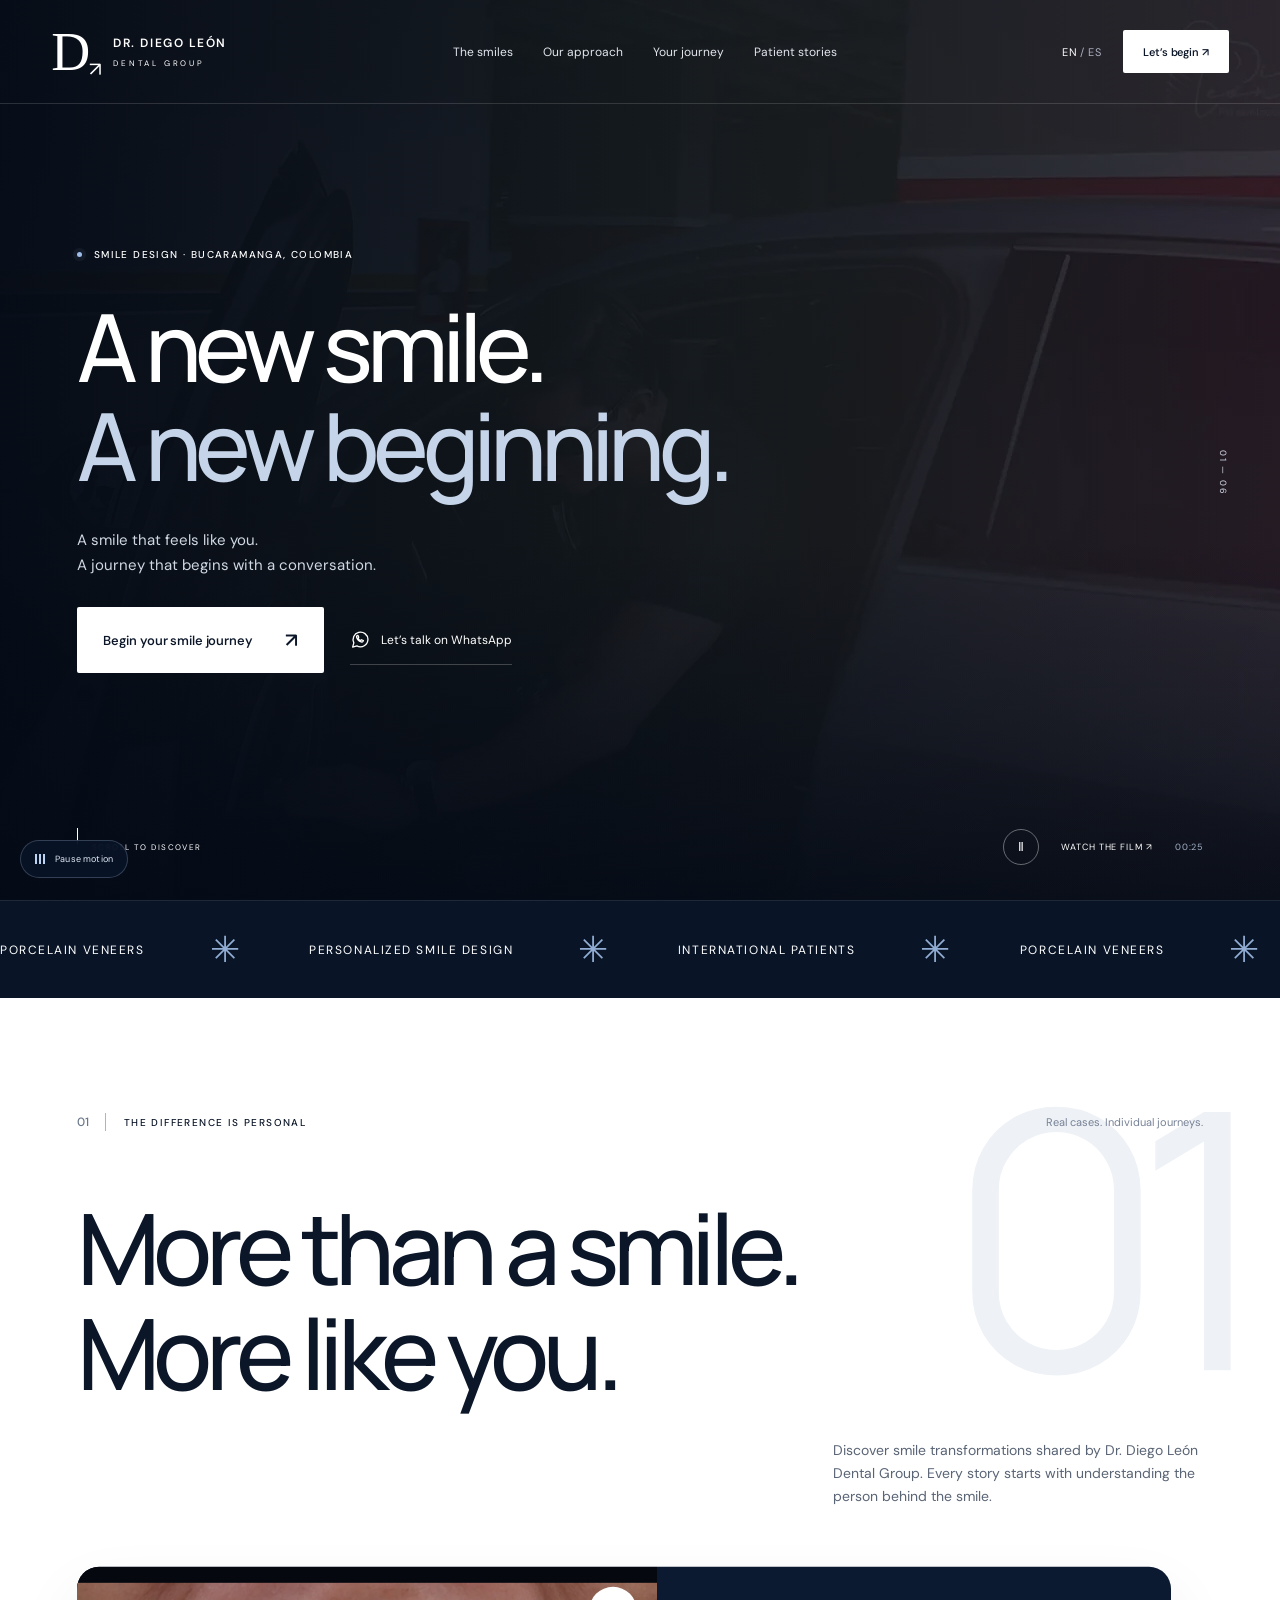
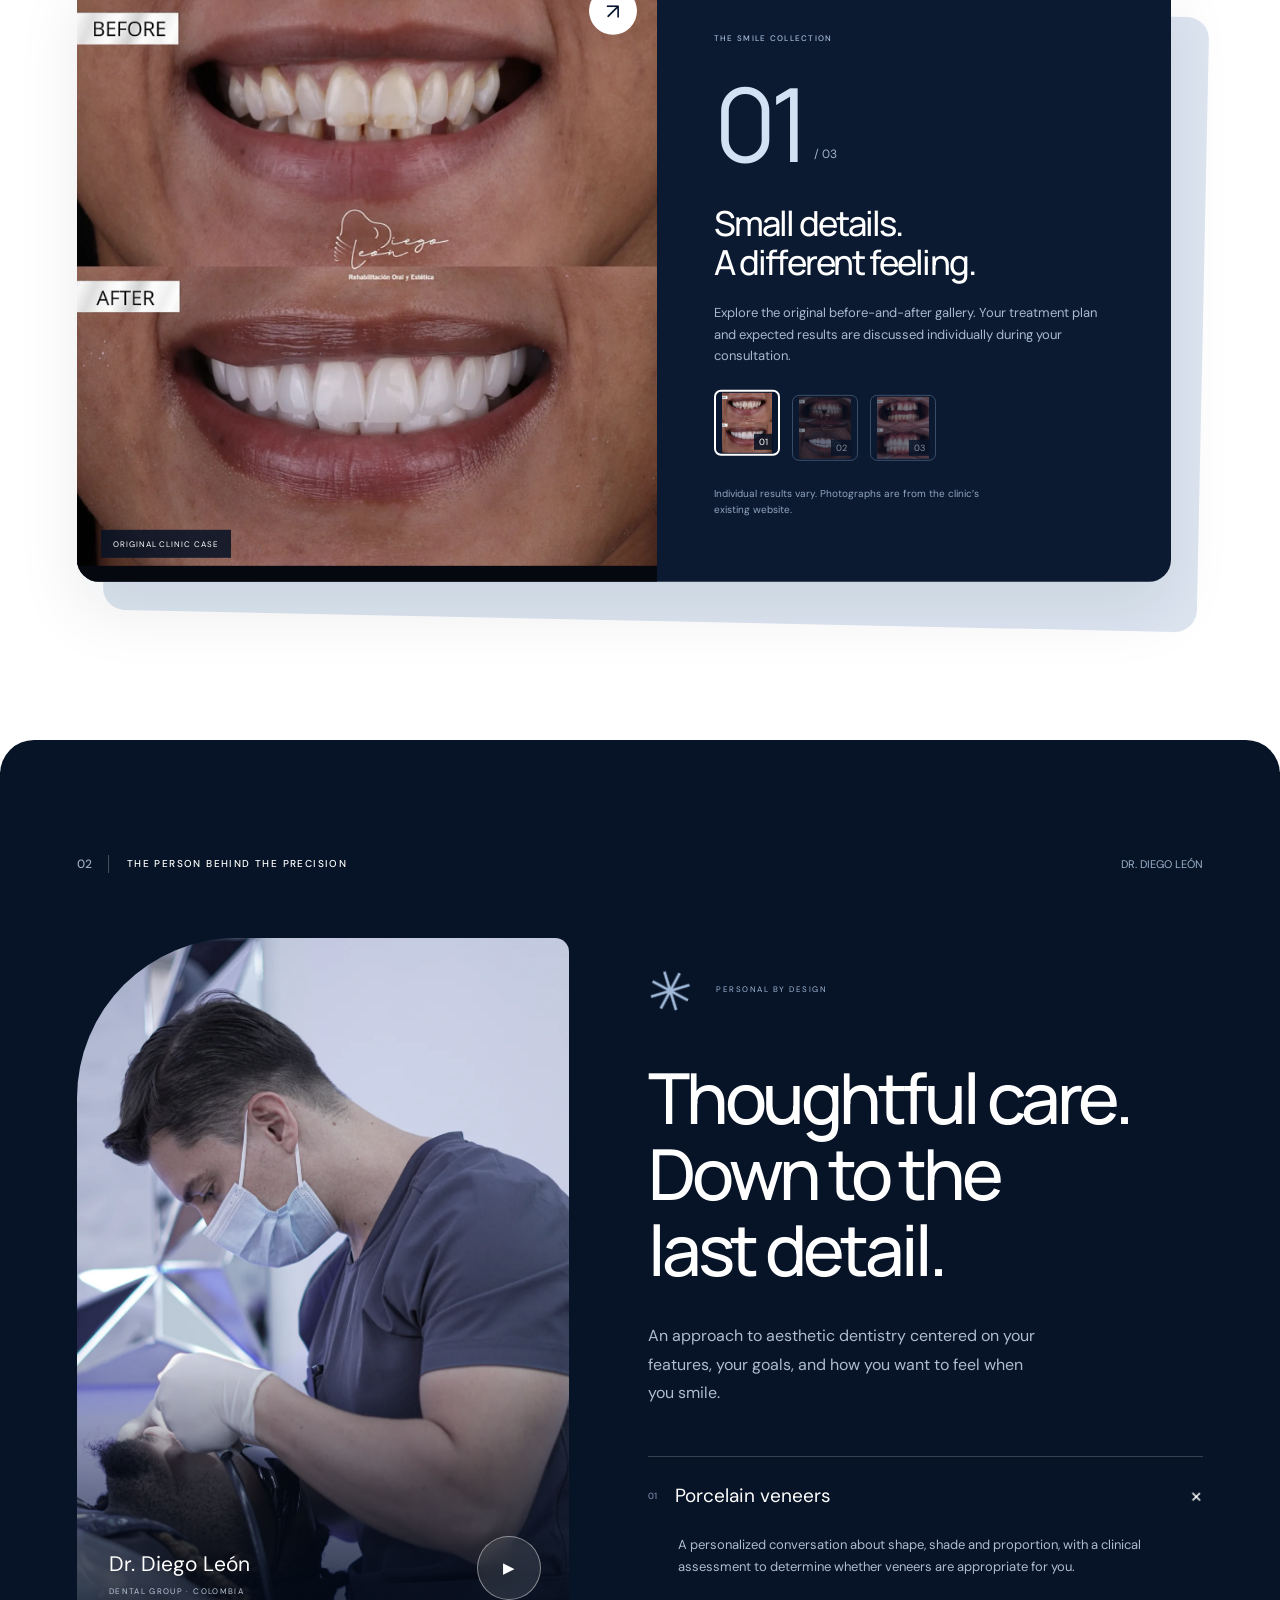
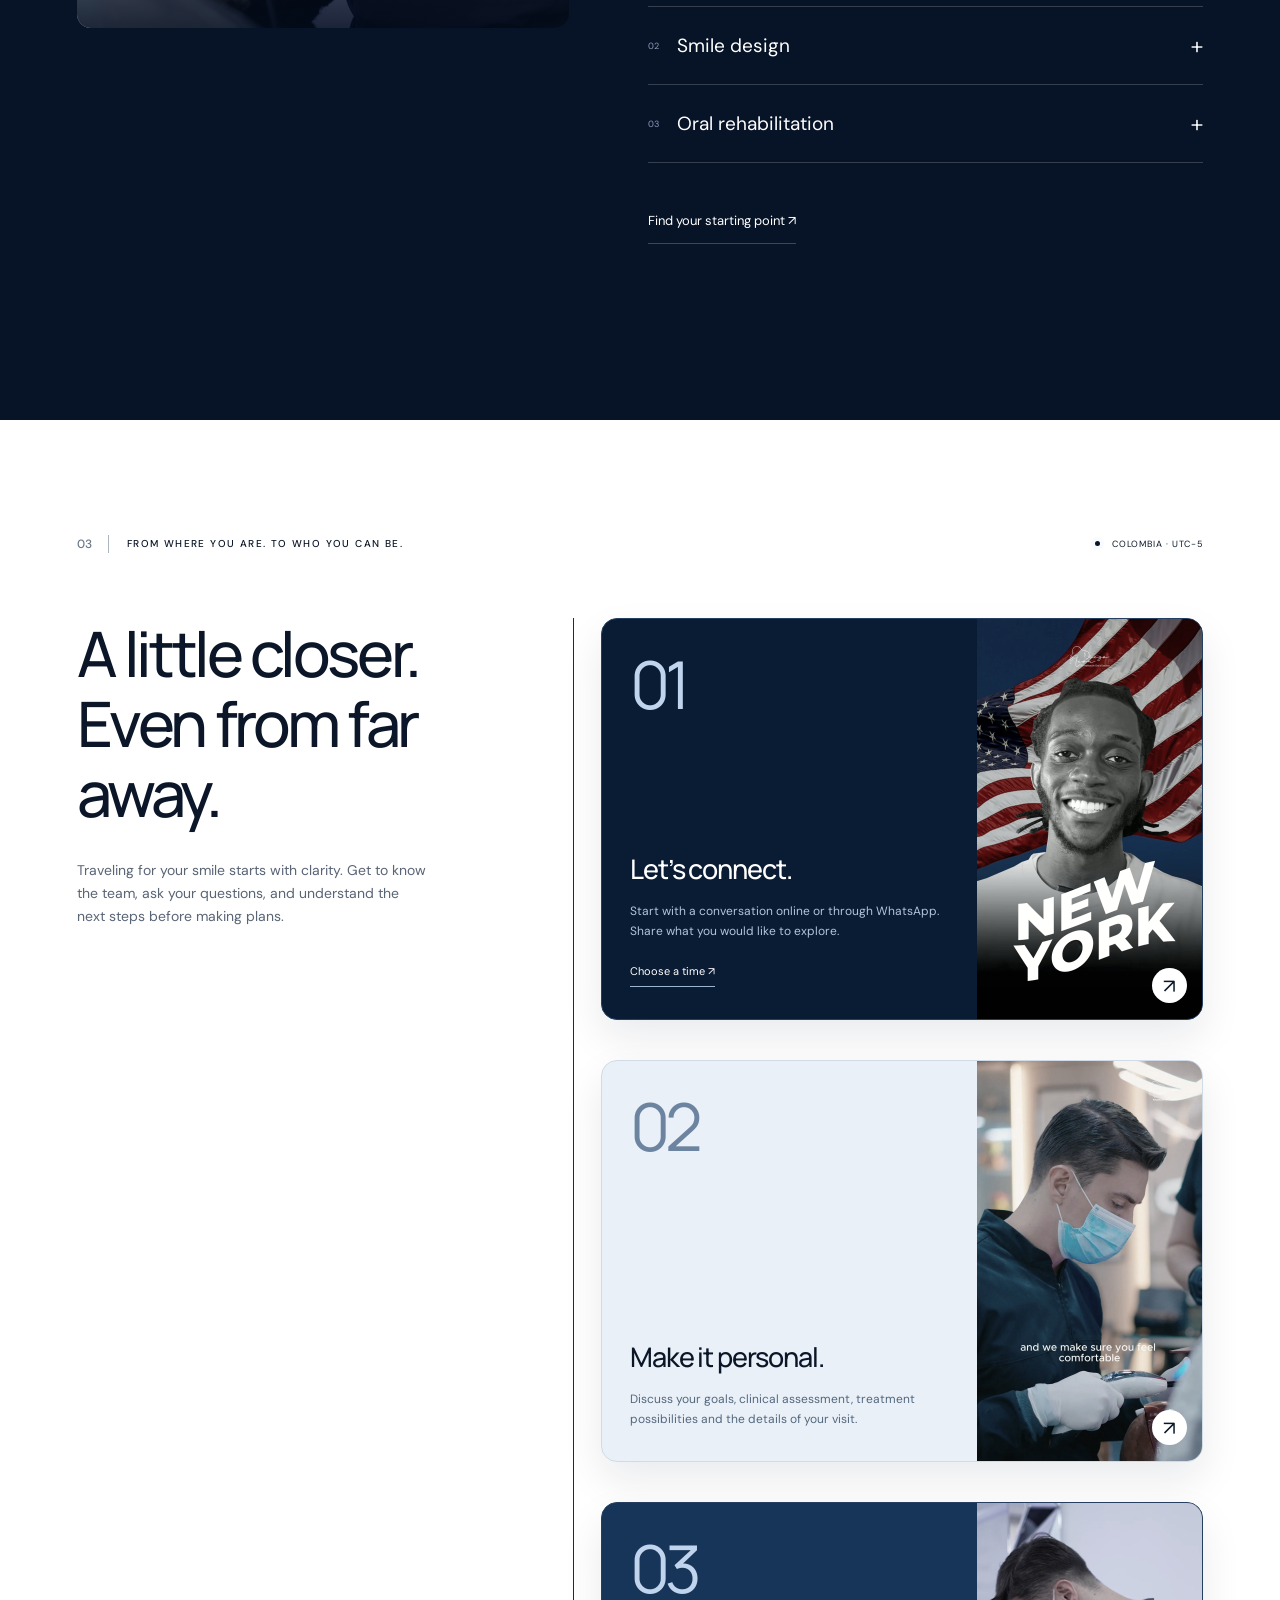
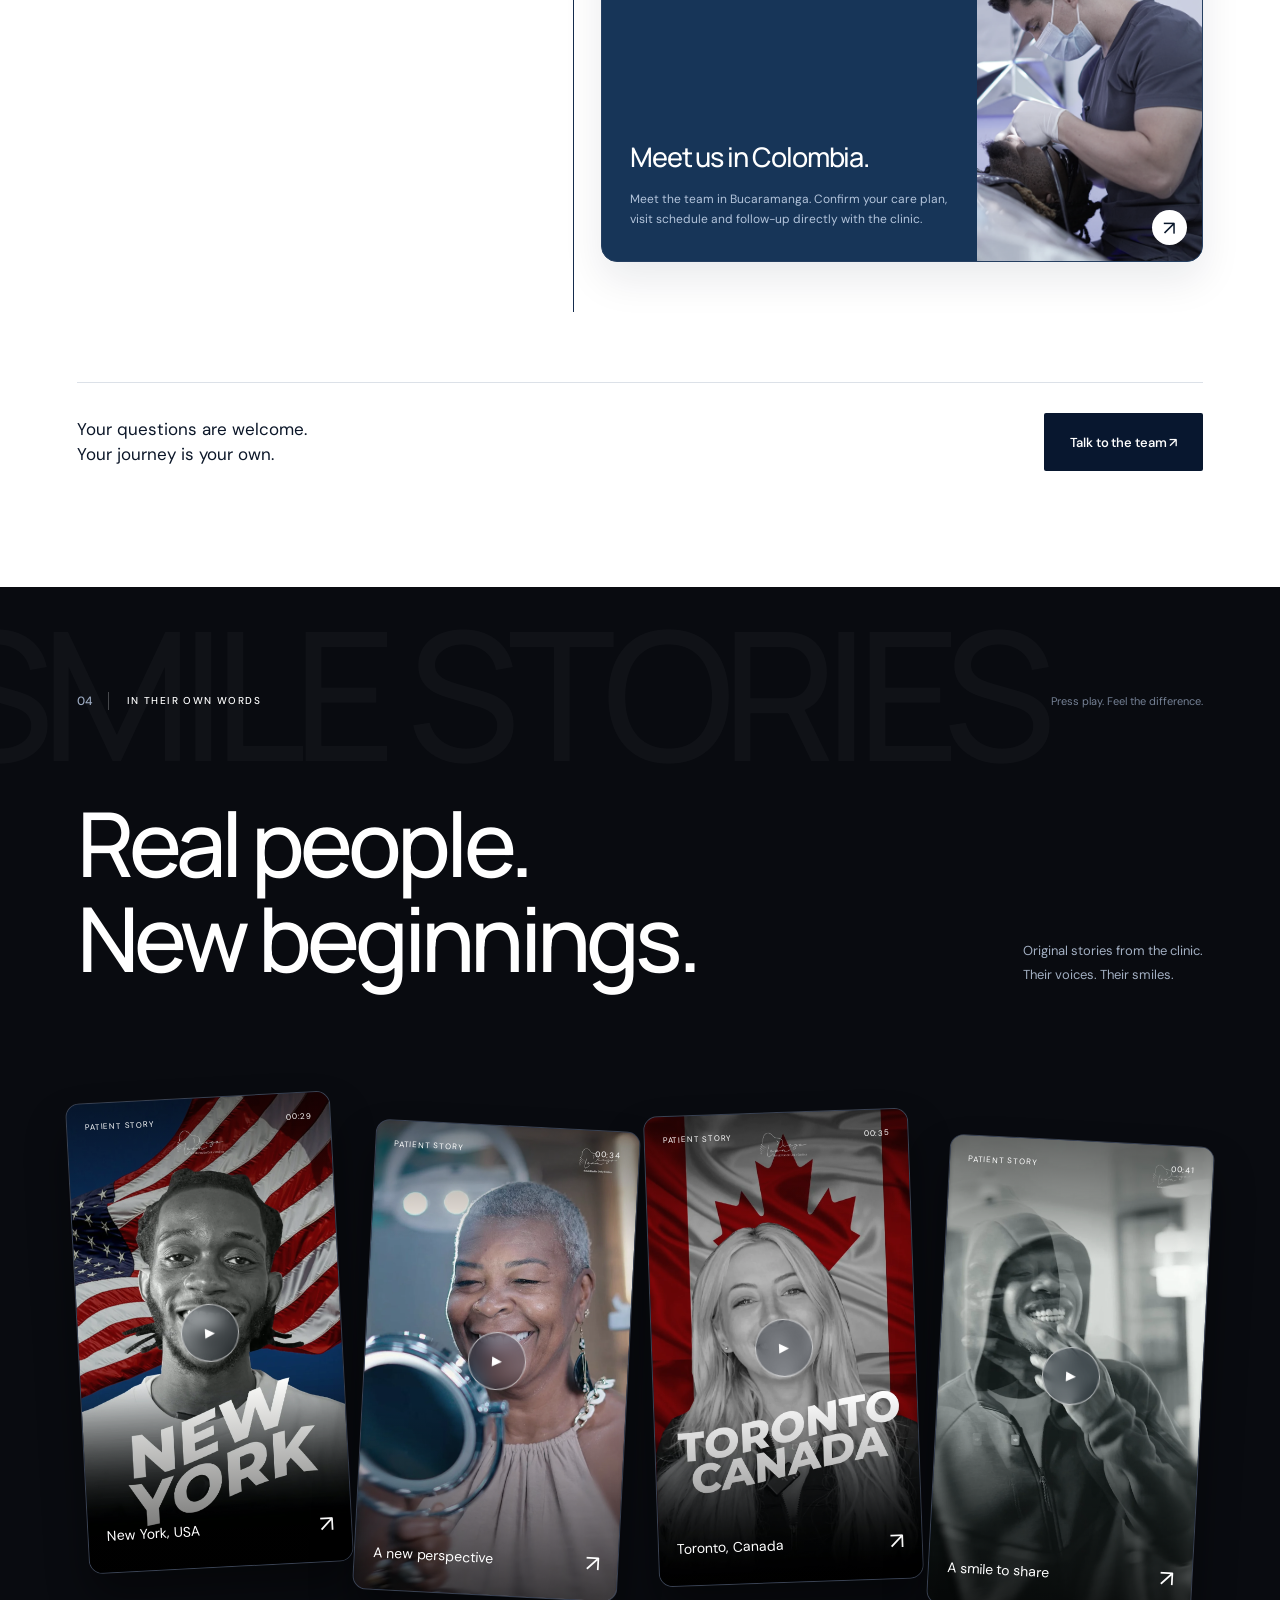
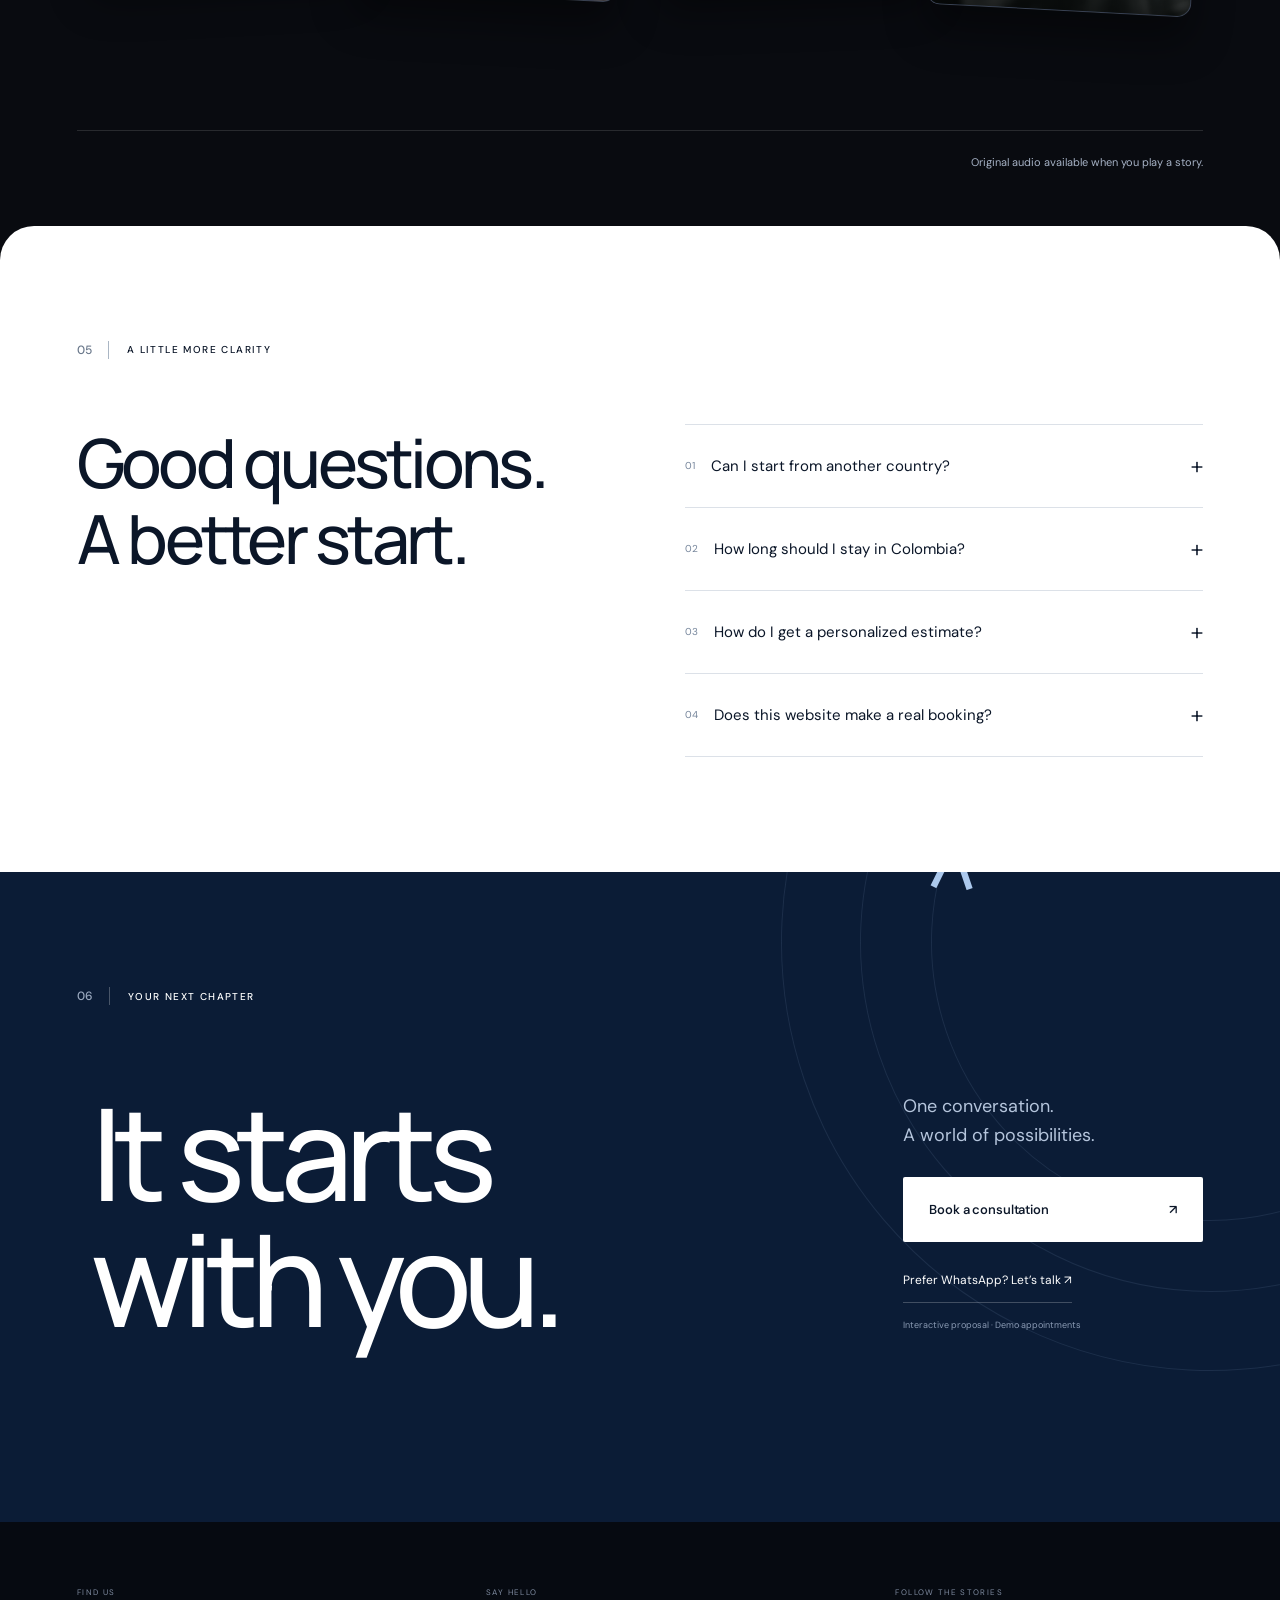
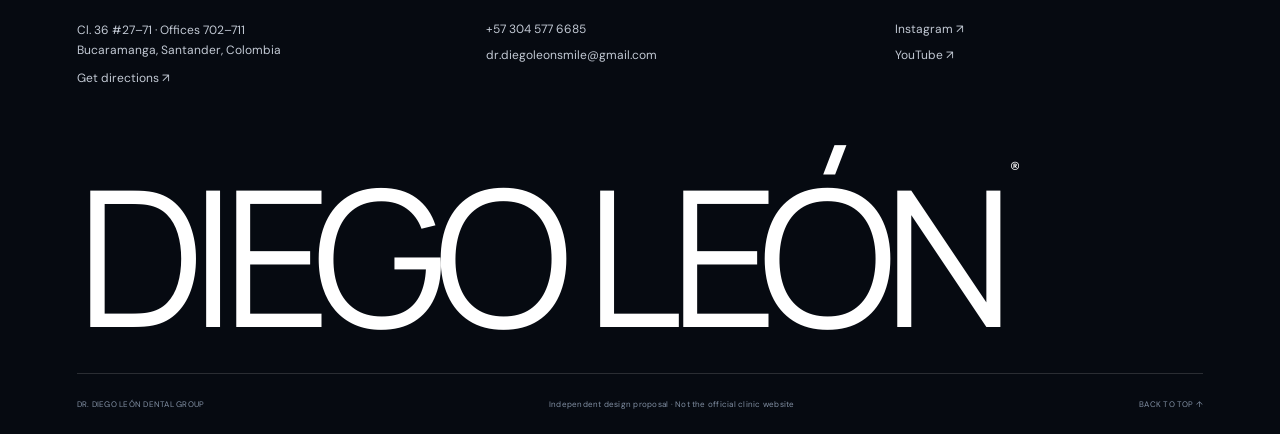
<file: index.html>
<!doctype html>
<html lang="en">
<head>
<meta charset="utf-8"><meta name="viewport" content="width=device-width,initial-scale=1">
<meta name="theme-color" content="#071225"><meta name="robots" content="noindex,nofollow">
<title>Dr. Diego León — A New Beginning</title>
<meta name="description" content="A new smile. A new beginning. An independent website concept for Dr. Diego León Dental Group, Bucaramanga, Colombia.">
<link rel="icon" href="favicon.svg" type="image/svg+xml">
<link rel="preconnect" href="https://fonts.googleapis.com"><link rel="preconnect" href="https://fonts.gstatic.com" crossorigin>
<link href="https://fonts.googleapis.com/css2?family=DM+Sans:wght@400;450;500;550;600;650;700&family=Manrope:wght@400;500;600;650;700;800&display=swap" rel="stylesheet">
<link rel="stylesheet" href="style.css?v=2"><link rel="stylesheet" href="experience.css?v=2"><script src="app.js?v=2" defer></script><script src="experience.js?v=2" defer></script>
</head>
<body>
<a class="skip-link" href="#main" data-en="Skip to content" data-es="Ir al contenido">Skip to content</a>
<header class="header" id="header">
<a href="#" class="brand" aria-label="Dr. Diego León home"><span class="brand-symbol">D<span>↗</span></span><span class="brand-name">DR. DIEGO LEÓN<small>DENTAL GROUP</small></span></a>
<nav class="desktop-nav" aria-label="Main navigation"><a href="#results" data-en="The smiles" data-es="Sonrisas">The smiles</a><a href="#approach" data-en="Our approach" data-es="Nuestro enfoque">Our approach</a><a href="#journey" data-en="Your journey" data-es="Tu experiencia">Your journey</a><a href="#stories" data-en="Patient stories" data-es="Historias">Patient stories</a></nav>
<div class="header-actions"><button class="language-switch" id="language" aria-label="Cambiar a español">EN <span>/ ES</span></button><button class="button button-white header-book" data-book data-en="Let’s begin ↗" data-es="Empecemos ↗">Let’s begin ↗</button><button class="menu-toggle" id="menuToggle" aria-label="Open menu" aria-expanded="false"><span></span><span></span></button></div>
<div class="reading-progress" aria-hidden="true"><span></span></div></header>
<nav id="mobileNav" class="mobile-nav" aria-label="Mobile navigation" hidden><a href="#results" data-en="The smiles" data-es="Sonrisas">The smiles</a><a href="#approach" data-en="Our approach" data-es="Nuestro enfoque">Our approach</a><a href="#journey" data-en="Your journey" data-es="Tu experiencia">Your journey</a><a href="#stories" data-en="Patient stories" data-es="Historias">Patient stories</a><button class="button button-white" data-book data-en="Book a consultation ↗" data-es="Agendar valoración ↗">Book a consultation ↗</button></nav>
<main id="main">
<section class="hero" aria-labelledby="hero-title">
<div class="hero-media"><video id="heroVideo" muted loop playsinline preload="metadata" poster="assets/hero-poster.webp" aria-label="Original film of Dr. Diego León"><source src="assets/hero.mp4" type="video/mp4"></video></div><div class="hero-shade"></div>
<div class="hero-content"><p class="eyebrow"><span class="status-dot"></span><span data-en="SMILE DESIGN · BUCARAMANGA, COLOMBIA" data-es="DISEÑO DE SONRISA · BUCARAMANGA, COLOMBIA">SMILE DESIGN · BUCARAMANGA, COLOMBIA</span></p><h1 id="hero-title"><span data-en="A new smile." data-es="Una nueva sonrisa.">A new smile.</span><span data-en="A new beginning." data-es="Un nuevo comienzo.">A new beginning.</span></h1><div class="hero-bottom"><p data-en="A smile that feels like you.\nA journey that begins with a conversation." data-es="Una sonrisa que se siente tuya.\nUna experiencia que empieza con una conversación.">A smile that feels like you.<br>A journey that begins with a conversation.</p><div class="hero-ctas"><button class="button button-white" data-book><span data-en="Begin your smile journey" data-es="Comienza tu nueva sonrisa">Begin your smile journey</span><span class="arrow">↗</span></button><button class="text-button" data-whatsapp><span class="wa-icon" aria-hidden="true"><svg viewBox="0 0 24 24"><path d="M20.5 11.8a8.5 8.5 0 0 1-12.6 7.5L3 20.7l1.4-4.8A8.5 8.5 0 1 1 20.5 11.8Z"/><path d="M8.2 7.5c-.6.4-.9 1-.7 1.8.6 2.6 2.6 4.7 5.3 5.5.8.2 1.6-.1 2-.7l.5-.8-2.2-1-1 1c-1.4-.6-2.3-1.5-2.9-2.8l.8-1-1-2.2Z"/></svg></span><span data-en="Let’s talk on WhatsApp" data-es="Hablemos por WhatsApp">Let’s talk on WhatsApp</span></button></div></div></div>
<div class="hero-foot"><a href="#results" class="scroll-cue"><span class="scroll-line"></span><span data-en="SCROLL TO DISCOVER" data-es="DESLIZA PARA DESCUBRIR">SCROLL TO DISCOVER</span></a><div class="hero-film-controls"><button id="heroPause" aria-label="Pause background video">Ⅱ</button><button class="film-trigger" data-video="hero" data-en="WATCH THE FILM ↗" data-es="VER EL VIDEO ↗">WATCH THE FILM ↗</button><span class="film-time">00:25</span></div></div>
<div class="hero-index">01 — 06</div>
</section>
<div class="intro-strip"><div class="intro-track"><div class="intro-group"><span data-en="PORCELAIN VENEERS" data-es="CARILLAS DE PORCELANA">PORCELAIN VENEERS</span><span class="strip-star">✳</span><span data-en="PERSONALIZED SMILE DESIGN" data-es="DISEÑO DE SONRISA PERSONALIZADO">PERSONALIZED SMILE DESIGN</span><span class="strip-star">✳</span><span data-en="INTERNATIONAL PATIENTS" data-es="PACIENTES INTERNACIONALES">INTERNATIONAL PATIENTS</span><span class="strip-star">✳</span></div><div class="intro-group" aria-hidden="true"><span data-en="PORCELAIN VENEERS" data-es="CARILLAS DE PORCELANA">PORCELAIN VENEERS</span><span class="strip-star">✳</span><span data-en="PERSONALIZED SMILE DESIGN" data-es="DISEÑO DE SONRISA PERSONALIZADO">PERSONALIZED SMILE DESIGN</span><span class="strip-star">✳</span><span data-en="INTERNATIONAL PATIENTS" data-es="PACIENTES INTERNACIONALES">INTERNATIONAL PATIENTS</span><span class="strip-star">✳</span></div></div></div>
<section class="results section-light section-pad" id="results"><div class="chapter-watermark" aria-hidden="true">01</div>
<div class="section-top"><p class="eyebrow dark"><span class="section-number">01</span><span data-en="THE DIFFERENCE IS PERSONAL" data-es="LA DIFERENCIA ES PERSONAL">THE DIFFERENCE IS PERSONAL</span></p><span class="section-kicker" data-en="Real cases. Individual journeys." data-es="Casos reales. Experiencias únicas.">Real cases. Individual journeys.</span></div>
<div class="section-heading reveal"><h2 data-en="More than a smile.\nMore like you." data-es="Más que una sonrisa.\nMás tú.">More than a smile.<br>More like you.</h2><p data-en="Discover smile transformations shared by Dr. Diego León Dental Group. Every story starts with understanding the person behind the smile." data-es="Descubre las transformaciones compartidas por Dr. Diego León Dental Group. Cada historia empieza por conocer a la persona detrás de la sonrisa.">Discover smile transformations shared by Dr. Diego León Dental Group. Every story starts with understanding the person behind the smile.</p></div>
<div class="case-stage reveal"><div class="case-layout"><div class="case-image-wrap"><img id="caseImage" src="assets/case-2.webp" alt="Before and after smile photographs published by Dr. Diego León" width="1077" height="1080" loading="lazy"><button class="case-expand" id="expandCase" aria-label="Enlarge case image">↗</button><span class="case-image-label" data-en="ORIGINAL CLINIC CASE" data-es="CASO ORIGINAL DE LA CLÍNICA">ORIGINAL CLINIC CASE</span></div><div class="case-copy"><span class="eyebrow dark" data-en="THE SMILE COLLECTION" data-es="COLECCIÓN DE SONRISAS">THE SMILE COLLECTION</span><div class="case-count"><span id="caseNumber">01</span><span>/ 03</span></div><h3 data-en="Small details.\nA different feeling." data-es="Pequeños detalles.\nUna nueva sensación.">Small details.<br>A different feeling.</h3><p data-en="Explore the original before-and-after gallery. Your treatment plan and expected results are discussed individually during your consultation." data-es="Explora la galería original de antes y después. Tu plan de tratamiento y los resultados esperados se evalúan de forma individual en la consulta.">Explore the original before-and-after gallery. Your treatment plan and expected results are discussed individually during your consultation.</p><div class="case-tabs" role="group" aria-label="Select a case"><button class="active" data-case="0" aria-pressed="true" aria-label="View case 01"><img src="assets/case-2.webp" alt="" loading="lazy"><span>01</span></button><button data-case="1" aria-pressed="false" aria-label="View case 02"><img src="assets/case-3.webp" alt="" loading="lazy"><span>02</span></button><button data-case="2" aria-pressed="false" aria-label="View case 03"><img src="assets/case-1.webp" alt="" loading="lazy"><span>03</span></button></div><p class="fine-print" data-en="Individual results vary. Photographs are from the clinic’s existing website." data-es="Los resultados varían según cada paciente. Fotografías de la web actual de la clínica.">Individual results vary. Photographs are from the clinic’s existing website.</p></div></div></div>
</section>
<section class="approach section-pad" id="approach"><div class="section-top"><p class="eyebrow"><span class="section-number">02</span><span data-en="THE PERSON BEHIND THE PRECISION" data-es="LA PERSONA DETRÁS DE CADA DETALLE">THE PERSON BEHIND THE PRECISION</span></p><span class="section-kicker">DR. DIEGO LEÓN</span></div>
<div class="approach-grid"><div class="doctor-portrait reveal"><div class="portrait-window"><img src="assets/doctor.webp" alt="Dr. Diego León working with a patient" width="1071" height="1600" loading="lazy"></div><div class="portrait-caption"><span>Dr. Diego León</span><small data-en="DENTAL GROUP · COLOMBIA" data-es="DENTAL GROUP · COLOMBIA">DENTAL GROUP · COLOMBIA</small></div><button class="round-play" data-video="promo" aria-label="Watch Dr. Diego León at work">▶</button></div><div class="approach-copy reveal"><div class="precision-mark" aria-hidden="true"><span>✳</span><small>PERSONAL BY DESIGN</small></div><h2 data-en="Thoughtful care.\nDown to the\nlast detail." data-es="Atención cercana.\nHasta el último\ndetalle.">Thoughtful care.<br>Down to the<br>last detail.</h2><p data-en="An approach to aesthetic dentistry centered on your features, your goals, and how you want to feel when you smile." data-es="Un enfoque de odontología estética centrado en tus rasgos, tus objetivos y cómo quieres sentirte al sonreír.">An approach to aesthetic dentistry centered on your features, your goals, and how you want to feel when you smile.</p><div class="treatment-list"><details open><summary><span>01</span><span data-en="Porcelain veneers" data-es="Carillas de porcelana">Porcelain veneers</span><span class="plus">+</span></summary><p data-en="A personalized conversation about shape, shade and proportion, with a clinical assessment to determine whether veneers are appropriate for you." data-es="Una conversación sobre forma, tono y proporción, junto con una valoración clínica para determinar si las carillas son adecuadas para ti.">A personalized conversation about shape, shade and proportion, with a clinical assessment to determine whether veneers are appropriate for you.</p></details><details><summary><span>02</span><span data-en="Smile design" data-es="Diseño de sonrisa">Smile design</span><span class="plus">+</span></summary><p data-en="Explore your goals with the team and discuss a smile plan that considers both appearance and oral health." data-es="Explora tus objetivos con el equipo y conversa sobre un plan de sonrisa que considere la estética y la salud oral.">Explore your goals with the team and discuss a smile plan that considers both appearance and oral health.</p></details><details><summary><span>03</span><span data-en="Oral rehabilitation" data-es="Rehabilitación oral">Oral rehabilitation</span><span class="plus">+</span></summary><p data-en="An individual evaluation to discuss function, comfort and the treatment options appropriate to your needs." data-es="Una evaluación individual para conversar sobre función, comodidad y las opciones de tratamiento apropiadas para tus necesidades.">An individual evaluation to discuss function, comfort and the treatment options appropriate to your needs.</p></details></div><button class="text-button" data-book data-en="Find your starting point ↗" data-es="Encuentra tu punto de partida ↗">Find your starting point ↗</button></div></div></section>
<section class="journey section-light section-pad" id="journey"><div class="section-top"><p class="eyebrow dark"><span class="section-number">03</span><span data-en="FROM WHERE YOU ARE. TO WHO YOU CAN BE." data-es="DESDE DONDE ESTÁS. HACIA TU NUEVA SONRISA.">FROM WHERE YOU ARE. TO WHO YOU CAN BE.</span></p><span class="location-tag"><span class="status-dot"></span>COLOMBIA · UTC−5</span></div>
<div class="journey-layout"><div class="section-heading reveal"><h2 data-en="A little closer.\nEven from far away." data-es="Más cerca.\nIncluso desde lejos.">A little closer.<br>Even from far away.</h2><p data-en="Traveling for your smile starts with clarity. Get to know the team, ask your questions, and understand the next steps before making plans." data-es="Viajar por tu sonrisa empieza con claridad. Conoce al equipo, resuelve tus dudas y entiende los siguientes pasos antes de hacer planes.">Traveling for your smile starts with clarity. Get to know the team, ask your questions, and understand the next steps before making plans.</p></div>
<div class="journey-steps"><div class="journey-line" aria-hidden="true"></div><article class="journey-step"><div class="journey-card-copy"><span>01</span><h3 data-en="Let’s connect." data-es="Conversemos.">Let’s connect.</h3><p data-en="Start with a conversation online or through WhatsApp. Share what you would like to explore." data-es="Empieza con una conversación online o por WhatsApp. Cuéntanos qué te gustaría explorar.">Start with a conversation online or through WhatsApp. Share what you would like to explore.</p><button data-book class="inline-link" data-en="Choose a time ↗" data-es="Elige un horario ↗">Choose a time ↗</button></div><div class="journey-visual"><img src="assets/patient-1-poster.webp" alt="" loading="lazy" width="720" height="1280"><span aria-hidden="true">↗</span></div></article><article class="journey-step"><div class="journey-card-copy"><span>02</span><h3 data-en="Make it personal." data-es="Hagámoslo tuyo.">Make it personal.</h3><p data-en="Discuss your goals, clinical assessment, treatment possibilities and the details of your visit." data-es="Conversa sobre tus objetivos, la valoración clínica, las opciones de tratamiento y los detalles de tu visita.">Discuss your goals, clinical assessment, treatment possibilities and the details of your visit.</p></div><div class="journey-visual"><img src="assets/smile-promo-poster.webp" alt="" loading="lazy" width="720" height="1280"><span aria-hidden="true">↗</span></div></article><article class="journey-step"><div class="journey-card-copy"><span>03</span><h3 data-en="Meet us in Colombia." data-es="Nos vemos en Colombia.">Meet us in Colombia.</h3><p data-en="Meet the team in Bucaramanga. Confirm your care plan, visit schedule and follow-up directly with the clinic." data-es="Conoce al equipo en Bucaramanga. Confirma tu plan, el calendario de visitas y el seguimiento directamente con la clínica.">Meet the team in Bucaramanga. Confirm your care plan, visit schedule and follow-up directly with the clinic.</p></div><div class="journey-visual"><img src="assets/doctor.webp" alt="" loading="lazy" width="720" height="1280"><span aria-hidden="true">↗</span></div></article></div>
</div><div class="journey-bottom reveal"><p data-en="Your questions are welcome.\nYour journey is your own." data-es="Todas tus preguntas cuentan.\nEsta experiencia es tuya.">Your questions are welcome.<br>Your journey is your own.</p><button class="button button-navy" data-whatsapp data-en="Talk to the team ↗" data-es="Habla con el equipo ↗">Talk to the team ↗</button></div></section>
<section class="stories section-pad" id="stories"><div class="cinema-wordmark" aria-hidden="true">SMILE STORIES</div><div class="section-top"><p class="eyebrow"><span class="section-number">04</span><span data-en="IN THEIR OWN WORDS" data-es="EN SUS PROPIAS PALABRAS">IN THEIR OWN WORDS</span></p><span class="section-kicker" data-en="Press play. Feel the difference." data-es="Dale play. Conoce sus historias.">Press play. Feel the difference.</span></div><div class="stories-heading reveal"><h2 data-en="Real people.\nNew beginnings." data-es="Personas reales.\nNuevos comienzos.">Real people.<br>New beginnings.</h2><p data-en="Original stories from the clinic.\nTheir voices. Their smiles." data-es="Historias originales de la clínica.\nSus voces. Sus sonrisas.">Original stories from the clinic.<br>Their voices. Their smiles.</p></div><div class="story-grid">
<div class="story-frame reveal"><button class="story-card" data-video="patient1"><img src="assets/patient-1-poster.webp" width="720" height="1280" loading="lazy" alt="Patient story from New York"><span class="story-top"><span data-en="PATIENT STORY" data-es="HISTORIA DE PACIENTE">PATIENT STORY</span><span>00:29</span></span><span class="story-play">▶</span><span class="story-bottom"><span>New York, USA</span><span>↗</span></span></button></div>
<div class="story-frame reveal"><button class="story-card" data-video="elin"><img src="assets/patient-elin-poster.webp" width="720" height="1280" loading="lazy" alt="A patient looking at her smile"><span class="story-top"><span data-en="PATIENT STORY" data-es="HISTORIA DE PACIENTE">PATIENT STORY</span><span>00:34</span></span><span class="story-play">▶</span><span class="story-bottom"><span data-en="A new perspective" data-es="Una nueva perspectiva">A new perspective</span><span>↗</span></span></button></div>
<div class="story-frame reveal"><button class="story-card" data-video="katie"><img src="assets/patient-katie-poster.webp" width="720" height="1280" loading="lazy" alt="Patient story from Toronto, Canada"><span class="story-top"><span data-en="PATIENT STORY" data-es="HISTORIA DE PACIENTE">PATIENT STORY</span><span>00:35</span></span><span class="story-play">▶</span><span class="story-bottom"><span>Toronto, Canada</span><span>↗</span></span></button></div>
<div class="story-frame reveal"><button class="story-card" data-video="singer"><img src="assets/patient-singer-poster.webp" width="720" height="1280" loading="lazy" alt="A patient smiling at the camera"><span class="story-top"><span data-en="PATIENT STORY" data-es="HISTORIA DE PACIENTE">PATIENT STORY</span><span>00:41</span></span><span class="story-play">▶</span><span class="story-bottom"><span data-en="A smile to share" data-es="Una sonrisa para compartir">A smile to share</span><span>↗</span></span></button></div>
</div><p class="stories-note" data-en="Original audio available when you play a story." data-es="Audio original disponible al reproducir cada historia.">Original audio available when you play a story.</p></section>
<section class="faq section-light section-pad"><div class="section-top"><p class="eyebrow dark"><span class="section-number">05</span><span data-en="A LITTLE MORE CLARITY" data-es="UN POCO MÁS DE CLARIDAD">A LITTLE MORE CLARITY</span></p></div><div class="faq-grid"><h2 class="reveal" data-en="Good questions.\nA better start." data-es="Buenas preguntas.\nUn mejor comienzo.">Good questions.<br>A better start.</h2><div class="faq-list"><details><summary><span data-en="Can I start from another country?" data-es="¿Puedo empezar desde otro país?">Can I start from another country?</span><span class="plus">+</span></summary><p data-en="Yes, the clinic works with international patients. Contact the team to discuss an initial conversation and the information needed before your visit." data-es="Sí, la clínica atiende pacientes internacionales. Contacta al equipo para conversar sobre el primer acercamiento y la información necesaria antes de tu visita.">Yes, the clinic works with international patients. Contact the team to discuss an initial conversation and the information needed before your visit.</p></details><details><summary><span data-en="How long should I stay in Colombia?" data-es="¿Cuánto tiempo debo estar en Colombia?">How long should I stay in Colombia?</span><span class="plus">+</span></summary><p data-en="The number of appointments and length of stay depend on your individual assessment and treatment plan. Confirm these details with the clinic before booking travel." data-es="El número de citas y la estancia dependen de tu valoración y plan de tratamiento. Confirma estos detalles con la clínica antes de reservar tu viaje.">The number of appointments and length of stay depend on your individual assessment and treatment plan. Confirm these details with the clinic before booking travel.</p></details><details><summary><span data-en="How do I get a personalized estimate?" data-es="¿Cómo obtengo una cotización personalizada?">How do I get a personalized estimate?</span><span class="plus">+</span></summary><p data-en="Speak with the team about your goals and arrange an assessment. Ask for a written breakdown of your treatment, what is included, and any additional costs." data-es="Habla con el equipo sobre tus objetivos y solicita una valoración. Pide el desglose escrito del tratamiento, lo que incluye y los costos adicionales.">Speak with the team about your goals and arrange an assessment. Ask for a written breakdown of your treatment, what is included, and any additional costs.</p></details><details><summary><span data-en="Does this website make a real booking?" data-es="¿Esta web realiza una reserva real?">Does this website make a real booking?</span><span class="plus">+</span></summary><p data-en="This is an independent design proposal. The calendar is interactive, but its availability is illustrative. No appointment is booked and no information is sent to the clinic." data-es="Esta es una propuesta independiente de diseño. El calendario es interactivo, pero la disponibilidad es ilustrativa. No se reserva ninguna cita ni se envía información a la clínica.">This is an independent design proposal. The calendar is interactive, but its availability is illustrative. No appointment is booked and no information is sent to the clinic.</p></details></div></div></section>
<section class="booking-section section-pad" id="contact"><div class="booking-orbit" aria-hidden="true"><span>✳</span></div><p class="eyebrow"><span class="section-number">06</span><span data-en="YOUR NEXT CHAPTER" data-es="TU SIGUIENTE CAPÍTULO">YOUR NEXT CHAPTER</span></p><div class="booking-heading reveal"><h2 data-en="It starts\nwith you." data-es="Todo empieza\ncontigo.">It starts<br>with you.</h2><div class="booking-action"><p data-en="One conversation.\nA world of possibilities." data-es="Una conversación.\nUn mundo de posibilidades.">One conversation.<br>A world of possibilities.</p><button class="button button-white" data-book><span data-en="Book a consultation" data-es="Agendar valoración">Book a consultation</span><span>↗</span></button><button class="text-button" data-whatsapp data-en="Prefer WhatsApp? Let’s talk ↗" data-es="¿Prefieres WhatsApp? Hablemos ↗">Prefer WhatsApp? Let’s talk ↗</button><small data-en="Interactive proposal · Demo appointments" data-es="Propuesta interactiva · Citas de demostración">Interactive proposal · Demo appointments</small></div></div></section>
</main>
<footer class="footer"><div class="footer-top"><div><span class="footer-label" data-en="FIND US" data-es="ENCUÉNTRANOS">FIND US</span><p>Cl. 36 #27–71 · Offices 702–711<br>Bucaramanga, Santander, Colombia</p><a href="https://maps.google.com/?q=Cl.+36+27-71+Bucaramanga+Colombia" target="_blank" rel="noopener" data-en="Get directions ↗" data-es="Cómo llegar ↗">Get directions ↗</a></div><div><span class="footer-label" data-en="SAY HELLO" data-es="HABLEMOS">SAY HELLO</span><a href="tel:+573045776685">+57 304 577 6685</a><a href="mailto:dr.diegoleonsmile@gmail.com">dr.diegoleonsmile@gmail.com</a></div><div><span class="footer-label" data-en="FOLLOW THE STORIES" data-es="SIGUE LAS HISTORIAS">FOLLOW THE STORIES</span><a href="https://www.instagram.com/drdiegoleon_veneers/" target="_blank" rel="noopener">Instagram ↗</a><a href="https://www.youtube.com/@Diegoleon-r4x" target="_blank" rel="noopener">YouTube ↗</a></div></div><div class="footer-wordmark reveal" aria-hidden="true">DIEGO LEÓN<span>®</span></div><div class="footer-bottom"><span>DR. DIEGO LEÓN DENTAL GROUP</span><span data-en="Independent design proposal · Not the official clinic website" data-es="Propuesta de diseño independiente · No es la web oficial de la clínica">Independent design proposal · Not the official clinic website</span><a href="#" data-en="BACK TO TOP ↑" data-es="VOLVER ARRIBA ↑">BACK TO TOP ↑</a></div></footer>
<div class="sticky-contact"><button data-whatsapp class="sticky-wa" aria-label="WhatsApp"><svg viewBox="0 0 24 24" aria-hidden="true"><path d="M20.5 11.8a8.5 8.5 0 0 1-12.6 7.5L3 20.7l1.4-4.8A8.5 8.5 0 1 1 20.5 11.8Z"/><path d="M8.2 7.5c-.6.4-.9 1-.7 1.8.6 2.6 2.6 4.7 5.3 5.5.8.2 1.6-.1 2-.7l.5-.8-2.2-1-1 1c-1.4-.6-2.3-1.5-2.9-2.8l.8-1-1-2.2Z"/></svg></button><button data-book class="sticky-book" data-en="Book a consultation ↗" data-es="Agendar valoración ↗">Book a consultation ↗</button></div>
<button id="motionToggle" class="motion-toggle" type="button" aria-pressed="false" aria-label="Pause animations"><span class="motion-bars" aria-hidden="true"><i></i><i></i><i></i></span><span class="motion-label">Pause motion</span></button>
<dialog id="bookingDialog" class="booking-dialog" aria-label="Consultation appointment demo"><div class="dialog-top"><a class="brand brand-dark" href="#" tabindex="-1"><span class="brand-symbol">D<span>↗</span></span><span class="brand-name">DR. DIEGO LEÓN<small>DENTAL GROUP</small></span></a><button class="close-dialog" data-close aria-label="Close appointment panel">×</button></div><div id="bookingContent"></div></dialog>
<dialog id="videoDialog" class="video-dialog" aria-labelledby="videoCaption"><button class="close-dialog" data-close aria-label="Close video">×</button><video id="modalVideo" controls playsinline preload="none"></video><p id="videoCaption"></p></dialog>
<dialog id="imageDialog" class="image-dialog" aria-label="Original smile case"><button class="close-dialog" data-close aria-label="Close image">×</button><img id="expandedImage" alt="Original before and after smile photographs"></dialog>
<dialog id="whatsappDialog" class="whatsapp-dialog" aria-label="Contact the clinic on WhatsApp"><button class="close-dialog" data-close aria-label="Close WhatsApp panel">×</button><span class="eyebrow dark">WHATSAPP</span><h2 data-en="A conversation\naway." data-es="A una\nconversación.">A conversation<br>away.</h2><p data-en="You can contact the clinic using the number published on its current website." data-es="Puedes contactar a la clínica usando el número publicado en su web actual.">You can contact the clinic using the number published on its current website.</p><div class="wa-message" data-en="Hello, I’d like to learn more about a smile consultation with Dr. Diego León." data-es="Hola, me gustaría recibir información sobre una valoración de sonrisa con el Dr. Diego León.">Hello, I’d like to learn more about a smile consultation with Dr. Diego León.</div><a id="whatsappLink" class="button button-navy" target="_blank" rel="noopener" href="https://wa.me/573045776685?text=Hello%2C%20I%27d%20like%20to%20learn%20more%20about%20a%20smile%20consultation%20with%20Dr.%20Diego%20Le%C3%B3n." data-en="Open WhatsApp ↗" data-es="Abrir WhatsApp ↗">Open WhatsApp ↗</a><small data-en="Opens the clinic’s published number. No message is sent automatically." data-es="Abre el número publicado de la clínica. No se envía ningún mensaje automáticamente.">Opens the clinic’s published number. No message is sent automatically.</small></dialog>
</body></html>
</file>
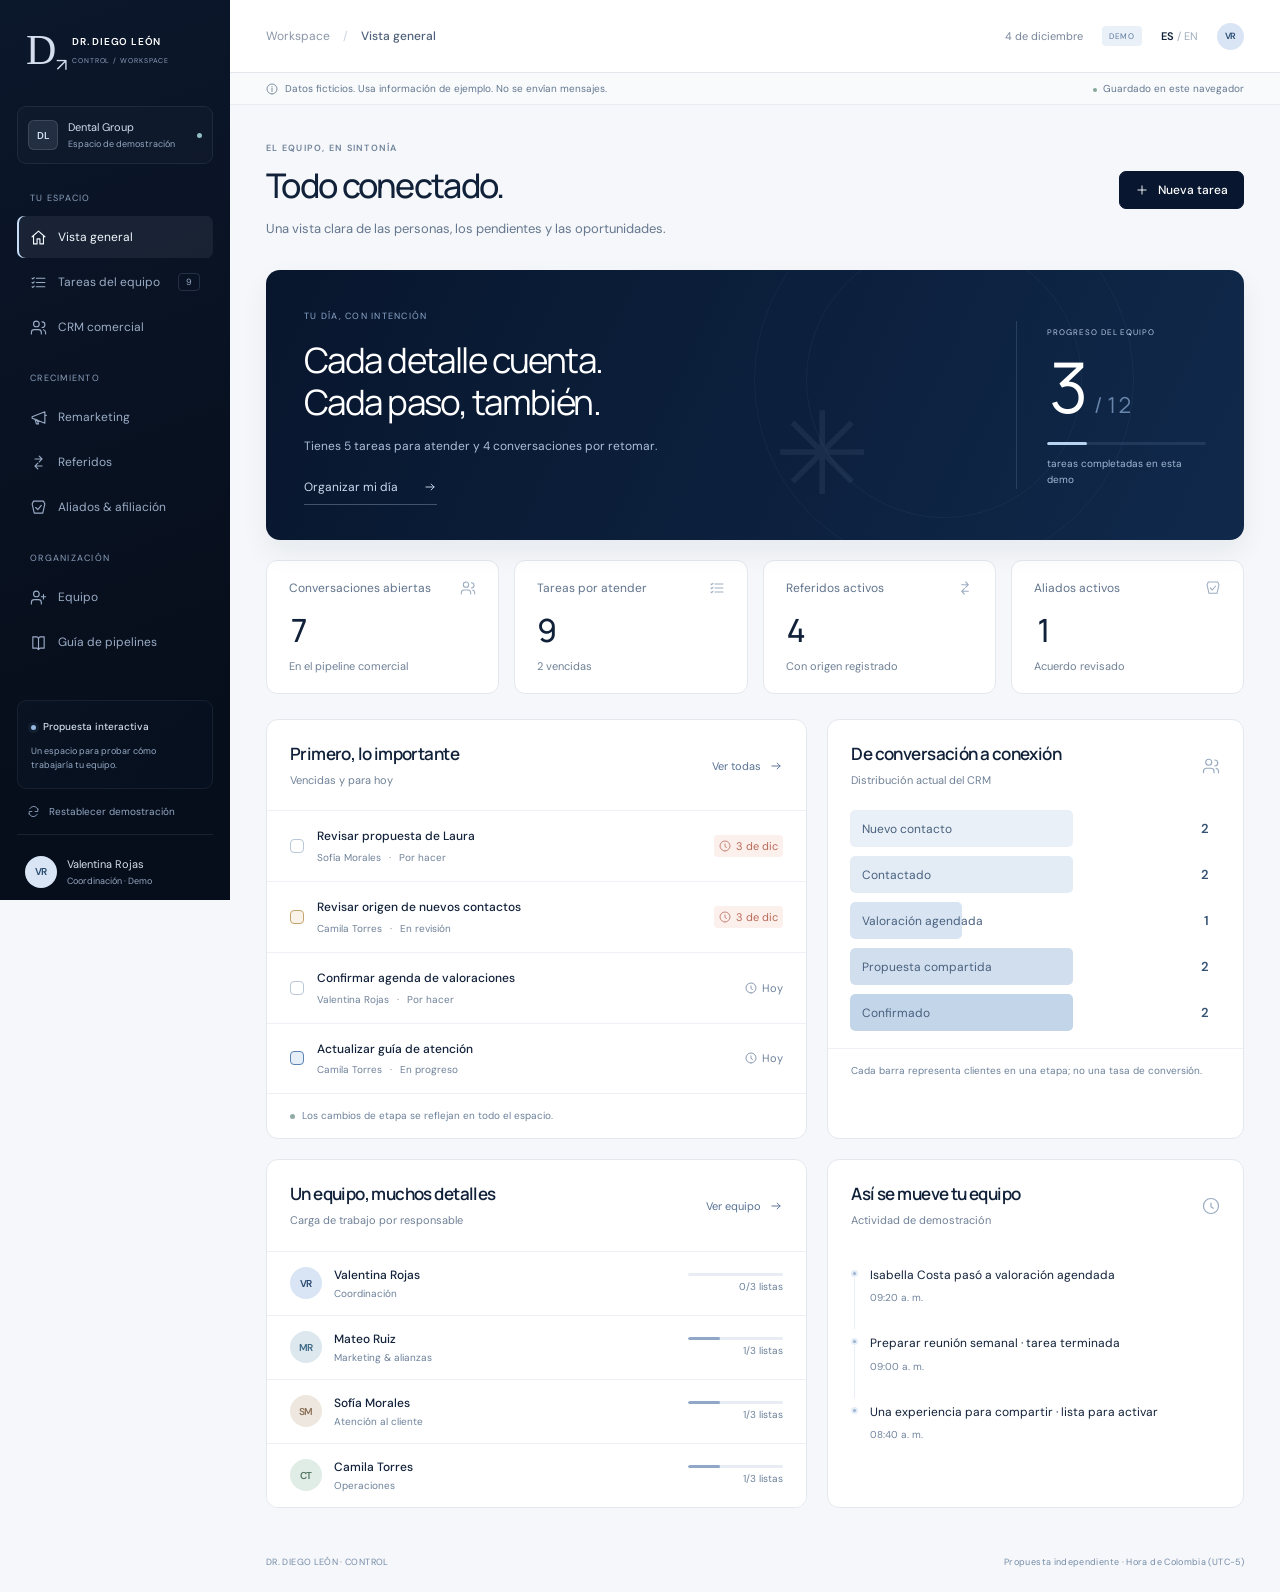
<file: gestion/index.html>
<!doctype html>
<html lang="es">
<head>
  <meta charset="utf-8">
  <meta name="viewport" content="width=device-width, initial-scale=1">
  <meta name="robots" content="noindex,nofollow">
  <meta name="theme-color" content="#08172f">
  <meta name="description" content="Propuesta interactiva de gestión para Dr. Diego León: equipo, CRM, campañas, referidos y aliados.">
  <title>Control · Dr. Diego León</title>
  <link rel="icon" href="../favicon.svg" type="image/svg+xml">
  <link rel="preconnect" href="https://fonts.googleapis.com">
  <link rel="preconnect" href="https://fonts.gstatic.com" crossorigin>
  <link href="https://fonts.googleapis.com/css2?family=DM+Sans:wght@400;500;600;700&family=Manrope:wght@400;500;600;700&display=swap" rel="stylesheet">
  <link rel="stylesheet" href="styles.css?v=1">
  <script type="module" src="app.js?v=1"></script>
</head>
<body>
  <a class="skip" href="#main">Ir al contenido / Skip to content</a>
  <div id="app"><div class="loading"><span class="brand-symbol">D↗</span><p>Preparando tu espacio… / Preparing your workspace…</p></div></div>
  <dialog id="editor" class="editor" aria-labelledby="editorTitle"></dialog>
  <dialog id="confirmDialog" class="confirm-dialog" aria-labelledby="confirmTitle"></dialog>
  <div id="toast" class="toast" role="status" aria-live="polite"></div>
  <noscript>Activa JavaScript para explorar esta propuesta interactiva. Enable JavaScript to explore this interactive proposal.</noscript>
</body>
</html>
</file>
<file: style.css>
:root{--black:#08090c;--navy:#08172f;--blue:#102c55;--paper:#fff;--ink:#0b1628;--muted:#687383;--line:#dce1e8;--ease:cubic-bezier(.2,.7,.15,1);--font:'DM Sans',sans-serif;--display:'Manrope',sans-serif}*{box-sizing:border-box}html{scroll-behavior:smooth;scroll-padding-top:100px}body{margin:0;background:var(--black);color:white;font-family:var(--font);font-size:15px;-webkit-font-smoothing:antialiased}button,input,select{font:inherit}button,a{-webkit-tap-highlight-color:transparent}button{cursor:pointer}a{color:inherit;text-decoration:none}button{color:inherit}button:focus-visible,a:focus-visible,input:focus-visible,summary:focus-visible{outline:3px solid #64a0ff;outline-offset:5px}button:disabled{cursor:not-allowed}button{border:0}img{max-width:100%;display:block}h1,h2,h3,p{margin:0}h1,h2,h3{font-family:var(--display);font-weight:500;letter-spacing:-.055em}p{line-height:1.65}::selection{background:#b4ceef;color:var(--navy)}.skip-link{position:fixed;top:-60px;left:20px;z-index:100;background:white;color:var(--ink);padding:12px}.skip-link:focus{top:10px}.header{position:absolute;top:0;left:0;width:100%;height:104px;z-index:20;display:flex;align-items:center;justify-content:space-between;padding:0 4%;border-bottom:1px solid #ffffff24;transition:background 200ms,height 200ms}.header.scrolled{position:fixed;height:78px;background:#080f1ff2;backdrop-filter:blur(16px);animation:navIn 250ms var(--ease)}@keyframes navIn{from{transform:translateY(-100%)}to{transform:translateY(0)}}.brand{display:flex;align-items:center;gap:12px;flex-shrink:0}.brand-symbol{position:relative;font-family:Georgia,serif;font-size:54px;line-height:1;letter-spacing:-.1em;display:inline-block;width:50px}.brand-symbol>span{position:absolute;font-family:var(--font);font-size:20px;right:-1px;bottom:0;letter-spacing:0}.brand-name{font-size:12px;letter-spacing:.13em;font-weight:600}.brand-name small{display:block;font-size:8px;letter-spacing:.35em;margin-top:7px;font-weight:400}.desktop-nav{display:flex;gap:30px}.desktop-nav a{font-size:12px;color:#e3e6ee;position:relative}.desktop-nav a:after{content:'';position:absolute;bottom:-7px;left:0;width:100%;height:1px;background:white;transform:scaleX(0);transform-origin:left;transition:transform 200ms}.desktop-nav a:hover:after{transform:scaleX(1)}.header-actions{display:flex;align-items:center;gap:22px}.language-switch{background:none;font-size:11px;letter-spacing:.04em;padding:10px 0}.language-switch span{color:#a9b0bf}.button{display:inline-flex;align-items:center;justify-content:space-between;gap:32px;padding:20px 26px;min-height:58px;font-size:13px;font-weight:550;letter-spacing:-.01em;border-radius:2px;transition:background 150ms,transform 150ms,color 150ms;white-space:normal}.button:hover{transform:translateY(-2px)}.button:active{transform:translateY(0) scale(.98)}.button-white{background:white;color:var(--ink)}.button-white:hover{background:#dbe8f9}.button-navy{background:var(--navy);color:white}.button-navy:hover{background:var(--blue)}.header-book{padding:14px 20px;min-height:43px;font-size:11px}.arrow{font-size:20px}.menu-toggle{display:none;background:none;padding:12px}.menu-toggle span{display:block;width:24px;height:1px;margin:6px 0;background:white}.mobile-nav{position:fixed;inset:78px 0 auto;z-index:19;background:var(--navy);padding:24px 6%;border-bottom:1px solid #ffffff30}.mobile-nav:not([hidden]){display:grid;gap:24px}.mobile-nav>a{font-size:28px;letter-spacing:-.03em}.hero{position:relative;min-height:820px;height:100svh;max-height:1200px;display:flex;align-items:center;overflow:hidden;background:var(--navy)}.hero-media,.hero-shade{position:absolute;inset:0}.hero-media video{width:100%;height:100%;object-fit:cover;object-position:65% 48%;opacity:.76}.hero-shade{background:linear-gradient(90deg,rgba(3,10,22,.91) 0%,rgba(3,10,22,.6) 43%,rgba(3,10,22,.08) 100%),linear-gradient(0deg,rgba(3,10,22,.8),transparent 40%)}.hero-content{position:relative;width:100%;padding:110px 6% 90px}.eyebrow{display:flex;align-items:center;gap:12px;font-size:10px;font-weight:500;letter-spacing:.14em;line-height:1.5}.status-dot{width:5px;height:5px;display:inline-block;background:#9ebee9;border-radius:50%;flex-shrink:0;box-shadow:0 0 0 4px #9ebee910}.hero h1{font-size:clamp(62px,7.35vw,126px);line-height:1.06;letter-spacing:-.065em;margin-top:35px;max-width:1250px}.hero h1>span{display:block;animation:headlineIn 1s var(--ease) both}.hero h1>span:nth-child(2){animation-delay:.13s}.hero h1>span:first-child{font-weight:500}.hero h1>span:last-child{color:#c5d4e9}.hero .eyebrow{animation:fadeIn .8s both}.hero-bottom{margin-top:32px;animation:fadeIn 1s .35s both}.hero-bottom p{font-size:15px;line-height:1.65;color:#d0d8e3;white-space:pre-line}.hero-ctas{display:flex;align-items:center;gap:26px;margin-top:30px}.text-button{display:inline-flex;align-items:center;gap:10px;background:none;padding:14px 0;font-size:12px;border-bottom:1px solid #ffffff38;transition:border-color 150ms}.text-button:hover{border-color:currentColor}.wa-icon{font-size:20px}.hero-foot{position:absolute;left:6%;right:6%;bottom:34px;display:flex;align-items:center;justify-content:space-between}.scroll-cue{display:flex;align-items:center;gap:14px;font-size:8px;letter-spacing:.18em}.scroll-line{height:38px;width:1px;background:#ffffff30;position:relative;overflow:hidden}.scroll-line:after{content:'';position:absolute;top:0;left:0;right:0;height:16px;background:white;animation:scrollHint 2.5s ease-in-out infinite}@keyframes scrollHint{0%{transform:translateY(-16px)}80%,100%{transform:translateY(40px)}}.hero-film-controls{display:flex;align-items:center;gap:16px;font-size:9px;letter-spacing:.1em}.hero-film-controls button{background:none;font-size:9px;letter-spacing:.1em}.hero-film-controls #heroPause{width:36px;height:36px;border:1px solid #ffffff60;border-radius:50%;font-size:12px}.film-time{color:#a4b2c9}.hero-index{position:absolute;right:4%;top:50%;font-size:9px;letter-spacing:.2em;writing-mode:vertical-rl;color:#d7deeb}.intro-strip{display:flex;align-items:center;justify-content:space-between;gap:24px;padding:30px 6%;font-size:11px;letter-spacing:.1em;background:var(--navy);border-top:1px solid #ffffff15;overflow:hidden}.strip-star{font-size:28px;color:#809ec8}.section-pad{padding:100px 6%}.section-light{background:white;color:var(--ink)}.section-top{display:flex;justify-content:space-between;align-items:center;gap:20px;margin-bottom:65px}.section-number{padding-right:16px;border-right:1px solid #ffffff40;margin-right:6px;letter-spacing:0;color:#9caac0}.dark .section-number{border-color:#aab6c4;color:#69778a}.section-kicker{font-size:11px;color:#758195}.section-heading{display:flex;justify-content:space-between;align-items:flex-end;gap:60px;margin-bottom:54px}h2{font-size:clamp(38px,4.5vw,76px);line-height:1.12;white-space:pre-line}.section-heading>p{max-width:340px;font-size:14px;color:#596475}.case-layout{display:grid;grid-template-columns:1.05fr .95fr;min-height:550px;background:#f2f4f7}.case-image-wrap{position:relative;overflow:hidden;background:#0b0c10;min-height:470px}.case-image-wrap>img{height:100%;width:100%;object-fit:contain;position:absolute;transition:opacity 180ms,transform 700ms var(--ease)}.case-image-wrap:hover>img{transform:scale(1.025)}.case-expand{position:absolute;right:20px;top:20px;width:42px;height:42px;background:white;color:var(--navy);border-radius:50%;font-size:22px}.case-image-label{position:absolute;left:24px;bottom:24px;background:#071225dc;color:white;padding:9px 12px;font-size:8px;letter-spacing:.12em}.case-copy{padding:48px 12%;display:flex;flex-direction:column;justify-content:center;align-items:flex-start}.case-copy .eyebrow{font-size:8px}.case-count{margin:28px 0 24px;display:flex;align-items:baseline;gap:10px}.case-count span:first-child{font-family:var(--display);font-size:70px;line-height:1;font-weight:400;letter-spacing:-.06em}.case-count span:last-child{font-size:12px;color:#758195}.case-copy h3{font-size:32px;line-height:1.15;white-space:pre-line}.case-copy>p{font-size:13px;color:#677182;margin-top:20px}.case-tabs{display:flex;gap:10px;margin-top:25px}.case-tabs button{background:transparent;border:1px solid #b7c2d0;color:var(--ink);height:40px;width:40px;transition:background 150ms,color 150ms}.case-tabs button.active{background:var(--navy);color:white;border-color:var(--navy)}.case-copy .fine-print{font-size:10px;max-width:290px;margin-top:25px;color:#717b89}.approach{background:#08172f}.approach-grid{display:grid;grid-template-columns:1fr 1fr;gap:10%;align-items:center}.doctor-portrait{position:relative;min-height:650px;overflow:hidden}.doctor-portrait>img{width:100%;height:650px;object-fit:cover;object-position:50% 32%;filter:saturate(.7)}.doctor-portrait:after{content:'';position:absolute;inset:60% 0 0;background:linear-gradient(transparent,#020b1ad9);pointer-events:none}.portrait-caption{position:absolute;left:30px;bottom:30px;z-index:1;display:grid;gap:8px;font-size:21px}.portrait-caption small{font-size:8px;letter-spacing:.17em;color:#bac8dc}.round-play{position:absolute;bottom:30px;right:25px;z-index:2;width:53px;height:53px;border-radius:50%;background:#ffffff1c;backdrop-filter:blur(10px);border:1px solid #ffffff70;transition:background 150ms,transform 150ms}.round-play:hover{background:#ffffff40;transform:scale(1.08)}.approach-copy>p{font-size:14px;color:#aebbd0;margin-top:30px;max-width:400px}.treatment-list{margin-top:32px;border-top:1px solid #ffffff30}.treatment-list details{border-bottom:1px solid #ffffff30}summary{list-style:none;cursor:pointer;display:flex;align-items:center;gap:18px;padding:22px 0;font-size:15px}summary::-webkit-details-marker{display:none}.treatment-list summary>span:first-child{font-size:9px;color:#8b9cba}.plus{font-size:24px;font-weight:300;line-height:1;margin-left:auto;transition:transform 200ms}details[open] .plus{transform:rotate(45deg)}.treatment-list details p{padding:0 15px 22px 30px;color:#aebbd0;font-size:12px;line-height:1.7}.approach-copy>.text-button{margin-top:24px}.location-tag{font-size:9px;letter-spacing:.1em;display:flex;align-items:center;gap:12px}.location-tag .status-dot{background:var(--navy)}.journey-steps{display:grid;grid-template-columns:repeat(3,1fr);gap:40px;margin-top:65px}.journey-step{padding:25px 0 10px;border-top:1px solid #a8b5c7}.journey-step>span{font-size:12px;color:#6c7d95}.journey-step h3{font-size:26px;letter-spacing:-.04em;margin:35px 0 18px}.journey-step p{font-size:13px;max-width:310px;color:#617085}.inline-link{background:none;padding:0 0 8px;border-bottom:1px solid #15243a;margin-top:24px;font-size:12px}.journey-bottom{display:flex;align-items:center;justify-content:space-between;margin-top:55px;border-top:1px solid var(--line);padding-top:30px}.journey-bottom p{font-size:17px;line-height:1.5;white-space:pre-line}.stories{background:#090b10}.stories-heading{display:flex;align-items:flex-end;justify-content:space-between;gap:30px;margin-bottom:55px}.stories-heading p{color:#8793a5;font-size:13px;white-space:pre-line}.story-grid{display:grid;grid-template-columns:repeat(4,1fr);gap:18px}.story-card{position:relative;text-align:left;overflow:hidden;aspect-ratio:9/15.5;background:#182235;padding:0;isolation:isolate}.story-card>img{height:100%;width:100%;object-fit:cover;transition:transform 700ms var(--ease),filter 300ms;filter:saturate(.55)}.story-card:after{content:'';position:absolute;inset:0;background:linear-gradient(#0007,transparent 25%,transparent 60%,#000a);z-index:0}.story-card:hover>img{transform:scale(1.05);filter:saturate(1)}.story-top,.story-bottom{position:absolute;left:18px;right:18px;z-index:1;display:flex;align-items:center;justify-content:space-between}.story-top{top:18px;font-size:7px;letter-spacing:.1em}.story-bottom{bottom:22px;font-size:13px}.story-bottom>span:last-child{font-size:23px}.story-play{position:absolute;top:50%;left:50%;transform:translate(-50%,-50%);width:48px;height:48px;border:1px solid #ffffffa0;border-radius:50%;background:#07122540;backdrop-filter:blur(8px);display:grid;place-items:center;font-size:12px;z-index:2;transition:background 180ms}.story-card:hover .story-play{background:#102c55a0}.stories-note{font-size:11px;color:#8c96a6;text-align:right;margin-top:23px}.faq-grid{display:grid;grid-template-columns:1fr 1fr;gap:8%}.faq h2{font-size:48px}.faq-list details{border-top:1px solid var(--line)}.faq-list details:last-child{border-bottom:1px solid var(--line)}.faq-list summary{font-size:14px;padding:25px 0}.faq-list p{font-size:13px;color:#627085;padding:0 30px 25px 0}.booking-section{background:var(--navy);position:relative;overflow:hidden}.booking-section:before{content:'';position:absolute;width:650px;height:650px;right:-350px;top:-180px;border:1px solid #ffffff15;border-radius:50%;box-shadow:0 0 0 80px #ffffff03,0 0 0 160px #ffffff02;pointer-events:none}.booking-heading{display:flex;align-items:flex-end;justify-content:space-between;gap:50px;margin-top:60px;position:relative}.booking-heading h2{font-size:clamp(75px,10vw,160px);line-height:.98;letter-spacing:-.065em}.booking-action{display:flex;flex-direction:column;align-items:flex-start;gap:16px;padding-bottom:10px;min-width:300px}.booking-action p{font-size:18px;color:#b5c5dc;white-space:pre-line;margin-bottom:10px}.booking-action>.button{width:100%}.booking-action small{font-size:9px;color:#8b9bb4}.footer{padding:65px 6% 25px;background:#060a11;color:#c2c9d4}.footer-top{display:grid;grid-template-columns:1.2fr 1.2fr 1fr;gap:40px}.footer-top>div{display:flex;flex-direction:column;align-items:flex-start;gap:9px;font-size:12px}.footer-label{font-size:8px;letter-spacing:.17em;color:#7f8ba0;margin-bottom:15px}.footer-top a{border-bottom:1px solid transparent;transition:border-color 150ms}.footer-top a:hover{border-color:#bec9d9}.footer-wordmark{font-family:var(--display);font-size:clamp(70px,14.8vw,240px);letter-spacing:-.065em;line-height:1.25;white-space:nowrap;border-bottom:1px solid #ffffff25;margin-top:50px;color:white}.footer-wordmark>span{font-family:var(--font);font-size:20px;vertical-align:top;display:inline-block;margin-top:20px;margin-left:8px}.footer-bottom{display:flex;justify-content:space-between;gap:25px;align-items:center;margin-top:25px;font-size:8px;letter-spacing:.03em;color:#8290a4}.sticky-contact{position:fixed;bottom:22px;right:22px;display:flex;gap:8px;align-items:center;z-index:15;transform:translateY(100px);opacity:0;transition:transform 250ms var(--ease),opacity 250ms;pointer-events:none}.sticky-contact.visible{transform:translateY(0);opacity:1;pointer-events:auto}.sticky-wa{background:white;color:var(--navy);width:48px;height:48px;border-radius:50%;box-shadow:0 4px 25px #0003;display:grid;place-items:center}.sticky-wa svg{width:24px;fill:none;stroke:currentColor;stroke-width:1.5;stroke-linecap:round;stroke-linejoin:round}.sticky-book{height:48px;background:var(--navy);border:1px solid #607897;color:white;padding:0 20px;font-size:11px;box-shadow:0 4px 25px #0003}.reveal{opacity:1;transform:none}.motion-ready .reveal{opacity:0;transform:translateY(28px);transition:opacity 650ms var(--ease),transform 650ms var(--ease)}.motion-ready .reveal.shown{opacity:1;transform:none}.journey-step:nth-child(2),.story-card:nth-child(2){transition-delay:80ms}.journey-step:nth-child(3),.story-card:nth-child(3){transition-delay:160ms}.story-card:nth-child(4){transition-delay:240ms}@keyframes headlineIn{from{opacity:0;transform:translateY(35px);filter:blur(6px)}to{opacity:1;transform:translateY(0);filter:blur(0)}}@keyframes fadeIn{from{opacity:0}to{opacity:1}}
/* Dialogs and the appointment flow */
body.dialog-open{overflow:hidden}dialog{border:0;color:var(--ink);padding:0;max-height:100svh;max-width:100vw}dialog::backdrop{background:#020711a8;backdrop-filter:blur(6px)}dialog[open]{animation:dialogIn 300ms var(--ease)}@keyframes dialogIn{from{opacity:0;transform:translateY(15px)}to{opacity:1;transform:translateY(0)}}.close-dialog{width:42px;height:42px;background:#eef1f5;color:var(--ink);border-radius:50%;font-size:27px;line-height:1;flex-shrink:0}.booking-dialog{position:fixed;inset:0 0 0 auto;margin:0;width:590px;height:100svh;background:white;max-height:none;overflow-y:auto}.booking-dialog[open]{animation:drawerIn 330ms var(--ease)}@keyframes drawerIn{from{transform:translateX(100%)}to{transform:translateX(0)}}.dialog-top{display:flex;align-items:center;justify-content:space-between;padding:25px 36px;border-bottom:1px solid var(--line)}.brand-dark{color:var(--navy)}.dialog-top .brand-symbol{font-size:38px;width:37px}.dialog-top .brand-name{font-size:10px}.dialog-top .brand-name small{font-size:6px}.booking-body{padding:30px 36px 35px}.demo-notice{font-size:10px;line-height:1.5;background:#eef3fa;padding:13px 15px;color:#4b6282;border-left:2px solid #6888b2;margin-bottom:28px}.booking-progress{display:flex;gap:5px;margin-bottom:24px}.booking-progress span{height:2px;background:#dce3ed;flex:1}.booking-progress span.active{background:var(--navy)}.step-label{font-size:9px;letter-spacing:.12em;color:#6d7c90;margin-bottom:10px}.booking-body h2{font-size:37px;line-height:1.15;letter-spacing:-.05em}.booking-subtitle{font-size:12px;color:#6e7b8d;margin-top:12px}.appointment-types{display:grid;gap:14px;margin:30px 0}.appointment-type{padding:22px;text-align:left;background:white;color:var(--ink);border:1px solid #cbd4df;display:grid;grid-template-columns:40px 1fr 20px;gap:10px;align-items:center;transition:background 150ms,border-color 150ms}.appointment-type.selected{border-color:var(--navy);background:#f0f4fa}.type-icon{font-size:26px}.type-title{display:block;font-size:14px;font-weight:600}.type-description{display:block;font-size:11px;line-height:1.5;color:#6f7d90;margin-top:6px}.radio-mark{width:16px;height:16px;border:1px solid #aab8ca;border-radius:50%}.selected .radio-mark{border:5px solid var(--navy)}.booking-body .button{width:100%;margin-top:15px}.button:disabled{background:#dce2ea;color:#7d899b;transform:none}.booking-back{background:none;padding:12px 0;color:#52657f;font-size:12px;margin-top:12px}.calendar-header{display:flex;align-items:center;justify-content:space-between;margin:28px 0 15px}.calendar-header strong{font-size:14px}.calendar-header button{width:33px;height:33px;background:#f0f3f7;color:var(--ink);font-size:20px}.calendar-header button:disabled{opacity:.3}.calendar-days,.calendar-grid{display:grid;grid-template-columns:repeat(7,1fr);gap:5px}.calendar-days{font-size:10px;text-align:center;color:#7c8799;margin-bottom:10px}.calendar-day{aspect-ratio:1;min-height:35px;background:#f1f4f8;color:var(--ink);font-size:12px;border:1px solid transparent}.calendar-day:disabled{background:#fafafa;color:#c1c8d2}.calendar-day.selected{background:var(--navy);color:white}.calendar-day:not(:disabled):hover{border-color:var(--navy)}.time-label{font-size:11px;font-weight:600;margin:22px 0 11px}.time-grid{display:grid;grid-template-columns:repeat(3,1fr);gap:8px}.time-slot{padding:11px 6px;background:white;border:1px solid #ccd5e1;color:var(--ink);font-size:12px}.time-slot.selected{background:var(--navy);color:white;border-color:var(--navy)}.timezone-note{font-size:10px;color:#778599;margin-top:13px}.appointment-summary{display:grid;gap:8px;background:#f2f5f9;border:1px solid #e0e6ee;padding:20px;margin:25px 0;font-size:13px}.appointment-summary small{font-size:10px;color:#65768d}.booking-field{display:grid;gap:8px;font-size:12px;margin:20px 0}.booking-field input{width:100%;padding:15px;border:1px solid #becadb;color:var(--ink);background:white;border-radius:0;font-size:14px}.field-hint{font-size:10px;color:#78879b}.booking-success{padding-top:15px}.success-icon{width:62px;height:62px;border-radius:50%;display:grid;place-items:center;background:var(--navy);color:white;font-size:28px;margin-bottom:25px}.success-note{font-size:13px;color:#65758b;margin-top:20px}.video-dialog{background:#070b12;color:white;overflow:visible;width:min(1000px,94vw);max-height:94svh}.video-dialog video{display:block;width:100%;max-height:80svh;min-height:200px;background:#05070b}.video-dialog.portrait{width:min(440px,90vw)}.video-dialog .close-dialog,.image-dialog .close-dialog{position:absolute;top:12px;right:12px;z-index:2;background:#fff;color:#071225;box-shadow:0 0 10px #0004}.video-dialog p{padding:15px 20px;font-size:11px;color:#b4c1d5}.image-dialog{background:#070b12;max-width:90vw;max-height:90svh;overflow:hidden}.image-dialog img{max-width:90vw;max-height:90svh;object-fit:contain}.whatsapp-dialog{padding:45px;width:min(490px,92vw);background:white;overflow-y:auto}.whatsapp-dialog>.close-dialog{position:absolute;top:15px;right:15px}.whatsapp-dialog h2{font-size:46px;margin-top:25px}.whatsapp-dialog>p{font-size:13px;color:#68788d;margin:20px 0}.wa-message{font-size:13px;line-height:1.6;background:#edf2f8;padding:20px;margin-bottom:25px}.whatsapp-dialog>.button{width:100%}.whatsapp-dialog>small{display:block;font-size:10px;line-height:1.5;color:#71819a;margin-top:18px}
@media(min-width:1500px){.section-pad{padding:130px 8%}.hero-content{padding-left:8%}.hero-foot{left:8%;right:8%}.case-layout{min-height:650px}.doctor-portrait>img{height:750px}.doctor-portrait{min-height:750px}}
@media(max-width:1100px){.desktop-nav{gap:18px}.desktop-nav a{font-size:10px}.brand-name{font-size:10px}.header-actions{gap:16px}.hero{min-height:760px}.hero h1{font-size:8vw}.case-copy{padding:35px 9%}.approach-grid{gap:7%}.approach-copy h2{font-size:48px}.doctor-portrait,.doctor-portrait>img{min-height:600px;height:600px}.story-grid{gap:12px}.story-top{font-size:6px;left:12px;right:12px}.story-bottom{font-size:11px;left:12px;right:12px}.section-heading{gap:30px}.faq h2{font-size:40px}.intro-strip{font-size:9px}}
@media(max-width:800px){.header{height:85px;padding:0 6%}.desktop-nav,.header-book{display:none}.menu-toggle{display:block}.header-actions{gap:22px}.hero{min-height:760px;height:100svh}.hero-content{padding-top:100px}.hero h1{font-size:clamp(52px,8vw,75px);line-height:1.08}.hero .eyebrow{font-size:8px}.hero-index{display:none}.hero-media video{object-position:65% 50%;opacity:.6}.hero-shade{background:linear-gradient(90deg,#041025d9,#04102550),linear-gradient(0deg,#030a16d9,transparent 80%)}.hero-ctas{align-items:flex-start;gap:20px}.hero-ctas>.button{font-size:12px;padding:18px 22px;gap:20px}.hero-ctas>.text-button{font-size:11px}.section-pad{padding:70px 6%}.section-top{margin-bottom:40px}.section-kicker{display:none}.section-heading{display:block}.section-heading>p{margin-top:25px;max-width:440px}.section-heading h2{font-size:48px}.case-layout{grid-template-columns:1fr}.case-image-wrap{min-height:0;aspect-ratio:1/1}.case-copy{padding:35px}.case-count{margin:22px 0}.case-count span:first-child{font-size:48px}.case-copy h3{font-size:30px}.case-copy>p{max-width:440px}.case-copy .fine-print{max-width:100%}.approach-grid{grid-template-columns:1fr;gap:40px}.doctor-portrait{min-height:0;height:auto;max-height:650px}.doctor-portrait>img{height:650px;min-height:0;object-position:center 35%}.approach-copy h2{font-size:52px}.approach-copy>p{max-width:90%}.journey-steps{gap:25px;margin-top:40px}.journey-step h3{font-size:22px}.journey-step p{font-size:12px}.journey-step>span{font-size:10px}.location-tag{font-size:7px}.stories-heading{display:block}.stories-heading p{margin-top:20px}.story-grid{grid-template-columns:repeat(2,1fr);gap:20px}.story-card{aspect-ratio:9/14}.story-top{font-size:8px;left:18px;right:18px}.story-bottom{font-size:14px;left:18px;right:18px}.faq-grid{grid-template-columns:1fr;gap:35px}.faq h2{font-size:48px}.booking-heading{align-items:flex-start;gap:30px}.booking-heading h2{font-size:80px}.booking-action{min-width:250px}.footer-top{grid-template-columns:1fr 1fr;gap:35px}.footer-wordmark{font-size:14.5vw}.footer-bottom{flex-wrap:wrap}.intro-strip{gap:25px;padding:24px 6%;font-size:8px;white-space:nowrap}.intro-strip>:nth-last-child(-n+2){display:none}.strip-star{font-size:20px}}
@media(max-width:540px){.hero{min-height:740px;max-height:950px}.hero-content{padding-top:105px;padding-bottom:95px}.hero h1{font-size:clamp(43px,10.4vw,59px);margin-top:28px;letter-spacing:-.06em;max-width:100%}.hero h1>span{max-width:100%}.hero .eyebrow{font-size:7px;letter-spacing:.1em;gap:9px}.hero-bottom{margin-top:25px}.hero-bottom p{font-size:13px;max-width:280px}.hero-ctas{flex-direction:column;gap:10px;margin-top:25px}.hero-ctas>.button{width:auto;font-size:12px;min-height:55px;padding:17px 21px}.hero-ctas>.text-button{font-size:11px}.hero-foot{bottom:26px}.scroll-cue{font-size:7px;gap:10px}.hero-film-controls{gap:10px}.hero-film-controls button{font-size:7px}.film-time{display:none}.hero-film-controls #heroPause{height:30px;width:30px;font-size:10px}.hero-media video{object-position:63% center}.intro-strip{gap:18px;font-size:7px;letter-spacing:.04em}.section-pad{padding:58px 6%}.section-top{margin-bottom:34px}.eyebrow{font-size:8px;letter-spacing:.11em}.section-number{padding-right:10px;margin-right:1px}.section-heading h2,h2,.approach-copy h2,.faq h2{font-size:38px}.section-heading{margin-bottom:30px}.section-heading>p{font-size:13px;margin-top:22px}.case-copy{padding:30px 25px}.case-copy h3{font-size:29px}.case-count span:first-child{font-size:42px}.case-image-label{font-size:6px;bottom:15px;left:15px}.case-expand{width:35px;height:35px;right:15px;top:15px}.doctor-portrait>img{height:500px;min-height:0}.portrait-caption{left:24px;bottom:25px}.journey .section-top .location-tag{display:none}.journey-steps{grid-template-columns:1fr;gap:25px}.journey-step{position:relative;padding:25px 0 0 45px}.journey-step>span{position:absolute;top:29px;left:0;font-size:13px}.journey-step h3{margin:0 0 14px;font-size:25px}.journey-step p{max-width:100%;font-size:13px}.journey-bottom{align-items:flex-start;gap:25px;flex-direction:column;margin-top:35px}.journey-bottom p{font-size:16px}.story-grid{gap:12px}.story-top{font-size:6px;left:11px;right:11px;top:13px}.story-bottom{font-size:10px;left:11px;right:11px;bottom:15px}.story-play{height:40px;width:40px}.stories-note{font-size:9px;text-align:left}.stories-heading{margin-bottom:30px}.stories-heading p{font-size:12px}.faq-list summary{font-size:13px;padding:22px 0;gap:20px}.booking-heading{display:block;margin-top:40px}.booking-heading h2{font-size:80px}.booking-action{margin-top:35px;max-width:340px;gap:15px}.booking-action p{font-size:16px}.booking-action small{font-size:9px}.footer{padding:45px 6% 100px}.footer-top{grid-template-columns:1fr;gap:30px}.footer-top>div{font-size:12px}.footer-label{margin-bottom:5px}.footer-wordmark{font-size:14vw;margin-top:40px;line-height:1.5}.footer-wordmark>span{font-size:10px;margin-top:9px;margin-left:4px}.footer-bottom{display:grid;gap:15px;line-height:1.5}.sticky-contact{bottom:14px;right:14px;gap:6px}.sticky-book{padding:0 16px;height:45px;font-size:10px}.sticky-wa{width:45px;height:45px}.booking-dialog{width:100%;max-width:100%;height:100svh}.dialog-top{padding:20px 22px}.booking-body{padding:25px 24px}.booking-body h2{font-size:33px}.demo-notice{font-size:9px}.appointment-type{padding:18px 14px;grid-template-columns:32px 1fr 16px}.calendar-grid{gap:5px}.calendar-day{font-size:11px;min-height:33px}.whatsapp-dialog{padding:38px 26px}.whatsapp-dialog h2{font-size:40px}.image-dialog{max-width:95vw}.image-dialog img{max-width:95vw}.video-dialog p{font-size:10px}.close-dialog{width:36px;height:36px;font-size:25px}}
@media(prefers-reduced-motion:reduce){html{scroll-behavior:auto}*,*:before,*:after{animation:none!important;transition:none!important}.motion-ready .reveal{opacity:1;transform:none}.hero h1>span{opacity:1;transform:none;filter:none}.hero-bottom,.hero .eyebrow{opacity:1}.scroll-line:after{display:none}}

.wa-icon{display:flex}.wa-icon svg{width:21px;height:21px;fill:none;stroke:currentColor;stroke-width:1.5;stroke-linecap:round;stroke-linejoin:round}
</file>
<file: experience.css>
/* The cinematic chapters. Motion is progressive enhancement; content is always readable. */
:root { --chapter-space: clamp(80px, 9vw, 150px); --cool: #c7d9ee; }
h2, h3 { text-wrap: balance; }
.reading-progress { position: absolute; inset: auto 0 0; height: 2px; overflow: hidden; }
.reading-progress span { display: block; width: 100%; height: 100%; background: #c7d9ee; transform: scaleX(var(--reading, 0)); transform-origin: left; }
.intro-strip { padding: 25px 0; display: block; background: #091527; }
.intro-track { display: flex; width: max-content; animation: marquee 36s linear infinite; }
.intro-group { display: flex; align-items: center; gap: 65px; flex-shrink: 0; padding-right: 65px; }
.intro-group > span { display: block; font-size: 12px; letter-spacing: .13em; }
.intro-group .strip-star { font-size: 36px; color: #91add3; }
@keyframes marquee { to { transform: translateX(-50%); } }
.section-pad { padding-top: var(--chapter-space); padding-bottom: var(--chapter-space); }
.section-top { position: relative; z-index: 2; margin-bottom: 65px; }
.section-number { font-size: 12px; }
.results { position: relative; isolation: isolate; overflow: clip; padding-bottom: calc(var(--chapter-space) + 35px); }
.chapter-watermark { position: absolute; top: 35px; right: 3%; font: 400 clamp(200px, 28vw, 450px)/1 var(--display); letter-spacing: -.09em; color: #eef1f5; z-index: -1; transform: translateY(var(--chapter-drift, 0px)); }
.results .section-heading { display: block; margin-bottom: 70px; }
.results .section-heading h2 { font-size: clamp(52px, 7.7vw, 120px); line-height: 1.06; letter-spacing: -.065em; max-width: 1100px; }
.results .section-heading > p { margin: 34px 0 0 auto; max-width: 370px; }
.case-stage { position: relative; padding: 0 32px 28px 0; }
.case-stage:before { content: ''; position: absolute; inset: 28px 0 0 32px; background: #dce5f0; border-radius: 22px; transform: rotate(1.2deg); }
.case-layout { position: relative; grid-template-columns: 1.13fr 1fr; background: #0b1a31; color: white; border-radius: 22px; overflow: hidden; box-shadow: 0 30px 65px #0b1a3114; transform: translateY(var(--case-lift, 0px)); }
.case-image-wrap { min-height: 615px; background: #05080e; }
.case-image-wrap > img { object-fit: contain; }
.case-image-wrap:hover > img { transform: none; }
.case-image-wrap .case-previous { pointer-events: none; z-index: 1; }
.case-expand { z-index: 3; height: 48px; width: 48px; transition: transform 160ms, background 160ms; }
.case-expand:hover { transform: rotate(45deg); background: #d7e7fa; }
.case-image-label { z-index: 3; }
.case-copy { padding: 48px 11%; position: relative; overflow: hidden; }
.case-copy .eyebrow { color: #a7bddb; letter-spacing: .16em; }
.case-count { margin: 28px 0; align-items: flex-end; }
.case-count span:first-child { font-size: clamp(80px, 8vw, 130px); color: #d3e1f4; }
.case-count span:last-child { margin-bottom: 13px; color: #a0b2cb; }
.case-copy h3 { font-size: clamp(28px, 2.7vw, 42px); }
.case-copy > p { color: #a9b8cf; font-size: 13px; }
.case-tabs { gap: 12px; margin-top: 28px; }
.case-tabs button { position: relative; width: 66px; height: 66px; border-radius: 7px; overflow: hidden; border: 1px solid #69819d; opacity: .5; transition: opacity 180ms, transform 180ms, border-color 180ms; }
.case-tabs button img { height: 100%; width: 100%; object-fit: cover; }
.case-tabs button span { position: absolute; bottom: 4px; right: 5px; padding: 2px 5px; background: #061021d9; color: white; font-size: 9px; }
.case-tabs button.active { opacity: 1; border: 2px solid white; transform: translateY(-5px); }
.case-tabs button:hover { opacity: 1; }
.case-copy .fine-print { font-size: 10px; line-height: 1.6; color: #91a4bf; }
.approach { position: relative; background: #071326; border-radius: 34px 34px 0 0; margin-top: -32px; }
.approach .section-kicker { color: #a0b3ce; }
.approach-grid { grid-template-columns: .94fr 1.06fr; align-items: start; gap: 7%; }
.doctor-portrait { position: sticky; top: 110px; min-height: 0; height: 690px; border-radius: 160px 14px 14px 14px; background: #10213b; }
.portrait-window { height: 100%; width: 100%; overflow: hidden; }
.portrait-window > img { width: 100%; height: 112%; object-fit: cover; object-position: 50% 30%; filter: saturate(.7); transform: translateY(calc(-5% + var(--portrait-drift, 0px))); }
.portrait-caption { bottom: 32px; left: 32px; }
.round-play { height: 64px; width: 64px; right: 28px; bottom: 28px; }
.approach-copy { padding: 24px 0 60px; }
.approach-copy h2 { font-size: clamp(48px, 5.5vw, 88px); line-height: 1.08; letter-spacing: -.06em; }
.approach-copy > p { font-size: 16px; line-height: 1.8; margin-top: 35px; }
.precision-mark { display: flex; align-items: center; gap: 22px; color: #a0b9d9; margin-bottom: 42px; }
.precision-mark > span { display: inline-block; font-size: 55px; line-height: 1; transform: rotate(var(--precision-turn, 0deg)); }
.precision-mark > small { font-size: 8px; letter-spacing: .19em; }
.treatment-list { margin-top: 48px; }
.treatment-list summary { font-size: 19px; padding: 26px 0; transition: padding-left 180ms, color 180ms; }
.treatment-list summary:hover { padding-left: 10px; color: #c5dafa; }
.treatment-list details p { font-size: 13px; padding-bottom: 28px; }
.treatment-list details[open] p, .faq-list details[open] p { animation: answerIn 260ms var(--ease); }
@keyframes answerIn { from { opacity: 0; transform: translateY(-8px); } to { opacity: 1; transform: translateY(0); } }
.approach-copy > .text-button { margin-top: 35px; font-size: 13px; }
.journey { position: relative; }
.journey-layout { display: grid; grid-template-columns: .85fr 1.15fr; align-items: start; gap: 7%; }
.journey .section-heading { display: block; position: sticky; top: 140px; margin-bottom: 0; }
.journey .section-heading h2 { font-size: clamp(42px, 4.9vw, 76px); }
.journey .section-heading > p { margin-top: 30px; max-width: 350px; }
.journey-steps { display: flex; flex-direction: column; gap: 40px; margin: 0; position: relative; padding-bottom: 50px; }
.journey-line { position: absolute; top: 0; bottom: 0; left: -28px; width: 1px; background: #d6dfe9; }
.journey-line:after { content: ''; position: absolute; inset: 0; background: #152c4d; transform: scaleY(var(--journey-progress, 0)); transform-origin: top; }
.journey-step { position: sticky; top: 120px; min-height: 360px; border: 1px solid #253f61; border-radius: 16px; padding: 0; background: #0a1b34; color: white; display: grid; grid-template-columns: 1.25fr .75fr; overflow: hidden; box-shadow: 0 18px 40px #06152b16; }
.journey-step:nth-of-type(2) { top: 144px; background: #eaf0f7; border-color: #d0dbe7; color: #0b1628; }
.journey-step:nth-of-type(3) { top: 168px; background: #173558; }
.journey-card-copy { padding: 32px 28px; display: flex; flex-direction: column; align-items: flex-start; }
.journey-card-copy > span { font: 400 66px/1 var(--display); letter-spacing: -.07em; color: #c0d4ed; margin-bottom: auto; }
.journey-step h3 { font-size: 27px; line-height: 1.15; margin: 35px 0 18px; }
.journey-step p { font-size: 12px; color: #b3c4db; max-width: 320px; }
.journey-step:nth-of-type(2) .journey-card-copy > span { color: #6d84a1; }
.journey-step:nth-of-type(2) p { color: #53677e; }
.journey-step .inline-link { color: white; border-color: #9cb4d0; margin-top: 22px; font-size: 11px; }
.journey-visual { position: relative; overflow: hidden; }
.journey-visual img { height: 100%; width: 100%; object-fit: cover; filter: saturate(.55); transition: transform 500ms var(--ease); }
.journey-step:hover .journey-visual img { transform: scale(1.06); }
.journey-visual > span { position: absolute; right: 15px; bottom: 16px; width: 35px; height: 35px; display: grid; place-items: center; border-radius: 50%; color: #09172b; background: white; font-size: 20px; }
.journey-bottom { margin-top: 70px; }
.stories { position: relative; overflow: clip; padding-top: 105px; padding-bottom: 80px; }
.cinema-wordmark { font: 500 14vw/.9 var(--display); letter-spacing: -.07em; white-space: nowrap; color: #ffffff08; position: absolute; left: -2%; top: 25px; transform: translateX(var(--cinema-drift, 0px)); pointer-events: none; }
.stories .section-top { margin-bottom: 85px; }
.stories-heading { position: relative; z-index: 1; margin-bottom: 90px; }
.stories-heading h2 { font-size: clamp(48px, 7vw, 112px); line-height: 1.07; }
.stories-heading p { color: #a2afc2; line-height: 1.8; }
.story-grid { display: grid; grid-template-columns: repeat(4, 1fr); gap: 22px; align-items: start; perspective: 1600px; padding-bottom: 70px; }
.story-frame { --base-angle: -3deg; --story-offset: 0px; position: relative; }
.story-frame:nth-child(2) { margin-top: 70px; --base-angle: 3deg; }
.story-frame:nth-child(3) { margin-top: 15px; --base-angle: -2deg; }
.story-frame:nth-child(4) { margin-top: 85px; --base-angle: 3deg; }
.story-card { width: 100%; aspect-ratio: 9/16; border-radius: 14px; border: 1px solid #ffffff25; box-shadow: 0 25px 40px #0006; transform: translateY(var(--story-offset)) rotate(var(--base-angle)); transition: transform 340ms var(--ease), border-color 200ms, box-shadow 200ms; }
.story-card:hover, .story-card:focus-visible { transform: translateY(calc(var(--story-offset) - 16px)) rotate(0); border-color: #c5daf6; box-shadow: 0 35px 65px #0009; }
.story-card > img { filter: saturate(.8); }
.story-card > .preview-video { position: absolute; inset: 0; width: 100%; height: 100%; object-fit: cover; opacity: 0; transition: opacity 250ms; }
.story-card.previewing > .preview-video { opacity: 1; }
.story-play { height: 58px; width: 58px; font-size: 13px; }
.story-card.previewing .story-play { background: #f5f8ff; color: #0b1b31; transform: translate(-50%, -50%) scale(.85); }
.story-top { font-size: 8px; }
.story-bottom { font-size: 14px; }
.stories-note { position: relative; border-top: 1px solid #ffffff20; padding-top: 22px; color: #a6b2c5; }
.faq { border-radius: 34px 34px 0 0; position: relative; margin-top: -25px; }
.faq h2 { font-size: clamp(44px, 5.3vw, 80px); position: sticky; top: 130px; align-self: start; }
.faq-list { counter-reset: question; }
.faq-list details { counter-increment: question; transition: background 200ms, padding 200ms; }
.faq-list details[open] { background: #eef3fa; padding: 0 20px; }
.faq-list summary { gap: 16px; font-size: 15px; padding: 29px 0; }
.faq-list summary:before { content: '0' counter(question); font-size: 10px; color: #74849a; flex-shrink: 0; }
.faq-list p { padding-left: 30px; line-height: 1.8; }
.booking-section { min-height: 650px; isolation: isolate; background: #0b1c36; }
.booking-section:before { display: none; }
.booking-orbit { position: absolute; width: 700px; height: 700px; border: 1px solid #b3d3ff19; border-radius: 50%; right: -280px; top: -280px; z-index: -1; transform: rotate(var(--orbit-turn, 0deg)); }
.booking-orbit:before, .booking-orbit:after { content: ''; position: absolute; inset: 70px; border: 1px solid #b3d3ff19; border-radius: 50%; }
.booking-orbit:after { inset: -80px; }
.booking-orbit > span { position: absolute; left: 120px; bottom: 70px; font-size: 130px; color: #acc9ed; line-height: 1; }
.booking-heading { margin-top: 85px; }
.booking-heading h2 { font-size: clamp(70px, 10vw, 170px); transform: translateX(var(--booking-drift, 0px)); }
.booking-action { position: relative; z-index: 1; }
.booking-action > .button { padding: 24px 26px; }
.button .arrow, .booking-action > .button > span:last-child { transition: transform 180ms; }
.button:hover .arrow, .booking-action > .button:hover > span:last-child { transform: translate(4px, -4px); }
.footer-wordmark { clip-path: inset(0); }
.motion-ready .reveal { transform: translateY(48px); transition: opacity 800ms var(--ease), transform 800ms var(--ease); }
.motion-ready .reveal.shown { transform: none; }
.motion-ready .section-top { opacity: 0; }
.motion-ready .section-top.shown { opacity: 1; transition: opacity 500ms; }
.motion-toggle { position: fixed; left: 20px; bottom: 22px; z-index: 16; display: flex; align-items: center; gap: 10px; height: 38px; padding: 0 14px; border: 1px solid #8a9db654; border-radius: 30px; background: #081326e6; color: #e1eaf5; backdrop-filter: blur(12px); font-size: 9px; letter-spacing: .02em; }
.motion-bars { display: flex; align-items: center; height: 12px; gap: 2px; }
.motion-bars i { display: block; width: 2px; height: 10px; background: #bbd4f4; animation: equalizer 850ms ease-in-out alternate infinite; }
.motion-bars i:nth-child(2) { animation-delay: -400ms; }
.motion-bars i:nth-child(3) { animation-delay: -650ms; }
@keyframes equalizer { to { transform: scaleY(.3); } }
body.dialog-open .motion-toggle { visibility: hidden; }
body[data-motion='off'] .intro-track, body[data-motion='off'] .motion-bars i { animation-play-state: paused; }
body[data-motion='off'] .reveal, body[data-motion='off'] .section-top { opacity: 1; transform: none; transition: none; }
body[data-motion='off'] .story-card { transform: rotate(var(--base-angle)); }
body[data-motion='off'] .journey-step, body[data-motion='off'] .doctor-portrait { position: relative; top: auto; }
body[data-motion='off'] *, body[data-motion='off'] *:before, body[data-motion='off'] *:after { animation: none !important; transition: none !important; }
@media (min-width: 1600px) { .doctor-portrait { height: 800px; } .case-image-wrap { min-height: 700px; } }
@media (max-width: 1100px) {
  .case-stage { padding-right: 20px; } .case-copy { padding: 38px 9%; } .case-image-wrap { min-height: 590px; }
  .doctor-portrait { height: 620px; } .approach-copy h2 { font-size: 55px; } .approach-copy > p { font-size: 14px; }
  .journey-layout { gap: 5%; grid-template-columns: .8fr 1.2fr; } .journey-card-copy { padding: 25px 22px; }
  .journey-step { grid-template-columns: 1.4fr .6fr; } .journey-step h3 { font-size: 25px; } .journey-line { left: -20px; }
  .story-grid { gap: 15px; } .story-top { font-size: 6px; } .story-bottom { font-size: 11px; }
}
@media (max-width: 800px) {
  .section-pad { padding-top: 85px; padding-bottom: 85px; } .section-top { margin-bottom: 45px; }
  .results .section-heading h2 { font-size: clamp(48px, 8vw, 70px); } .results .section-heading > p { margin: 28px 0 0; }
  .case-layout { grid-template-columns: 1fr 1fr; } .case-image-wrap { aspect-ratio: auto; min-height: 510px; }
  .case-copy { padding: 30px 25px; } .case-copy h3 { font-size: 28px; } .case-count span:first-child { font-size: 72px; }
  .case-tabs { gap: 8px; } .case-tabs button { height: 54px; width: 54px; }
  .approach-grid { grid-template-columns: 1fr 1fr; gap: 6%; } .doctor-portrait { height: 580px; top: 105px; border-top-left-radius: 100px; }
  .approach-copy { padding-top: 0; padding-bottom: 0; } .approach-copy h2 { font-size: 43px; }
  .approach-copy > p { max-width: 100%; font-size: 13px; } .treatment-list summary { font-size: 15px; }
  .portrait-caption { font-size: 16px; left: 20px; bottom: 24px; } .round-play { height: 46px; width: 46px; right: 15px; }
  .precision-mark { gap: 14px; margin-bottom: 30px; } .precision-mark > small { font-size: 6px; }
  .journey-layout { grid-template-columns: 1fr; gap: 40px; } .journey .section-heading { position: relative; top: auto; }
  .journey .section-heading h2 { font-size: 58px; } .journey .section-heading > p { max-width: 460px; }
  .journey-steps { padding: 0 0 30px 25px; gap: 30px; } .journey-line { left: 0; }
  .journey-step { min-height: 330px; grid-template-columns: 1.2fr 1fr; } .journey-card-copy { padding: 32px; }
  .journey-step h3 { font-size: 30px; } .journey-step p { font-size: 13px; }
  .story-grid { gap: 20px; grid-template-columns: repeat(2, 1fr); padding: 0 15px 35px; }
  .story-frame:nth-child(2), .story-frame:nth-child(4) { margin-top: 60px; } .story-frame:nth-child(3) { margin-top: 0; }
  .story-card { aspect-ratio: 9/14; } .story-top { font-size: 8px; } .story-bottom { font-size: 14px; }
  .stories-heading h2 { font-size: 65px; } .stories-heading { margin-bottom: 60px; } .stories .section-top { margin-bottom: 55px; }
  .faq h2 { position: relative; top: auto; font-size: 58px; } .faq-grid { gap: 45px; }
  .booking-heading { display: block; margin-top: 65px; } .booking-heading h2 { font-size: 110px; }
  .booking-action { margin: 45px 0 0 auto; max-width: 330px; } .booking-section { min-height: 0; }
}
@media (max-width: 540px) {
  .section-pad { padding-top: 65px; padding-bottom: 70px; } .intro-strip { padding: 17px 0; }
  .intro-group { gap: 30px; padding-right: 30px; } .intro-group > span { font-size: 9px; } .intro-group .strip-star { font-size: 28px; }
  .chapter-watermark { top: 75px; font-size: 210px; right: 0; } .results .section-heading { margin-bottom: 42px; }
  .results .section-heading h2 { font-size: 11.4vw; line-height: 1.1; } .results .section-heading > p { font-size: 13px; max-width: 290px; }
  .case-stage { padding: 0 8px 16px 0; } .case-stage:before { inset: 18px 0 0 14px; border-radius: 14px; transform: rotate(.8deg); }
  .case-layout { grid-template-columns: 1fr; border-radius: 14px; transform: none; }
  .case-image-wrap { min-height: 0; aspect-ratio: 1; } .case-copy { padding: 28px 25px; }
  .case-count { position: absolute; top: 20px; right: 24px; margin: 0; gap: 5px; }
  .case-count span:first-child { font-size: 48px; } .case-count span:last-child { font-size: 9px; margin-bottom: 5px; }
  .case-copy .eyebrow { font-size: 7px; padding-right: 65px; max-width: 100%; min-height: 30px; }
  .case-copy h3 { font-size: 31px; margin-top: 22px; } .case-copy > p { font-size: 12px; }
  .case-tabs { margin-top: 22px; gap: 12px; } .case-tabs button { height: 65px; width: 65px; }
  .case-copy .fine-print { font-size: 9px; margin-top: 18px; }
  .approach { border-radius: 24px 24px 0 0; margin-top: -22px; }
  .approach-grid { grid-template-columns: 1fr; gap: 36px; } .doctor-portrait { position: relative; top: auto; height: 480px; border-radius: 110px 12px 12px 12px; }
  .portrait-window > img { object-position: 50% 26%; } .portrait-caption { left: 26px; font-size: 21px; }
  .round-play { width: 55px; height: 55px; right: 24px; }
  .approach-copy h2 { font-size: 12vw; } .precision-mark { margin-bottom: 28px; }
  .precision-mark > span { font-size: 44px; } .precision-mark > small { font-size: 8px; }
  .approach-copy > p { font-size: 14px; margin-top: 28px; } .treatment-list { margin-top: 32px; }
  .treatment-list summary { font-size: 17px; } .treatment-list details p { font-size: 12px; }
  .journey .section-heading h2 { font-size: 11.2vw; } .journey-layout { gap: 35px; }
  .journey-steps { padding-left: 15px; gap: 28px; } .journey-step { min-height: 345px; top: 95px; grid-template-columns: 1.6fr 1fr; border-radius: 12px; }
  .journey-step:nth-of-type(2) { top: 112px; } .journey-step:nth-of-type(3) { top: 129px; }
  .journey-card-copy { padding: 25px 20px; } .journey-card-copy > span { font-size: 56px; }
  .journey-step h3 { font-size: 25px; margin: 28px 0 15px; } .journey-step p { font-size: 12px; line-height: 1.65; }
  .journey-step .inline-link { font-size: 10px; } .journey-bottom { margin-top: 40px; }
  .stories { padding-bottom: 70px; } .stories .section-top { margin-bottom: 50px; }
  .cinema-wordmark { top: 90px; font-size: 21vw; } .stories-heading h2 { font-size: 11.5vw; }
  .stories-heading { margin-bottom: 55px; } .story-grid { gap: 16px; padding: 0 4px 30px; }
  .story-frame:nth-child(2), .story-frame:nth-child(4) { margin-top: 42px; }
  .story-card { border-radius: 9px; aspect-ratio: 9/16; } .story-top { font-size: 6px; left: 10px; right: 10px; }
  .story-bottom { font-size: 10px; left: 10px; right: 10px; bottom: 15px; } .story-play { height: 40px; width: 40px; font-size: 10px; }
  .stories-note { font-size: 10px; line-height: 1.6; } .faq { border-radius: 24px 24px 0 0; }
  .faq h2 { font-size: 11vw; } .faq-list summary { font-size: 13px; gap: 12px; } .faq-list details[open] { padding: 0 12px; }
  .faq-list p { font-size: 12px; padding-left: 24px; padding-right: 10px; }
  .booking-heading { margin-top: 50px; } .booking-heading h2 { font-size: clamp(62px, 18vw, 90px); transform: none; }
  .booking-action { margin: 40px 0 0; max-width: 100%; } .booking-orbit { width: 500px; height: 500px; top: -250px; right: -300px; }
  .booking-orbit > span { font-size: 70px; left: 60px; bottom: 70px; }
  .motion-toggle { left: 12px; bottom: 16px; width: 36px; height: 36px; padding: 0; justify-content: center; }
  .motion-label { display: none; } .footer { padding-bottom: 110px; }
}
@media (prefers-reduced-motion: reduce) {
  .intro-track { animation: none; } .chapter-watermark, .case-layout, .portrait-window > img, .cinema-wordmark, .booking-heading h2, .precision-mark > span, .booking-orbit { transform: none; }
  .motion-ready .reveal, .motion-ready .section-top { opacity: 1; transform: none; }
  .doctor-portrait, .journey-step, .journey .section-heading, .faq h2 { position: relative; top: auto; }
  .story-card, .story-card:hover { transform: rotate(var(--base-angle)); }
}
</file>
<file: gestion/styles.css>
:root{--navy:#08172f;--black:#080c14;--blue:#17365d;--ink:#112139;--muted:#718095;--line:#e3e8ef;--canvas:#f5f7fa;--white:#fff;--font:'DM Sans',sans-serif;--display:'Manrope',sans-serif;--ease:cubic-bezier(.2,.7,.15,1);--sidebar:230px;--radius:14px;font-family:var(--font);color:var(--ink);font-synthesis:none}
*{box-sizing:border-box}body{margin:0;background:var(--canvas);font-size:14px;-webkit-font-smoothing:antialiased}button,input,select,textarea{font:inherit}button,a,input,select,textarea{touch-action:manipulation;-webkit-tap-highlight-color:#91b5df30}button{cursor:pointer;color:inherit;border:0}a{color:inherit;text-decoration:none}button:disabled{cursor:not-allowed;opacity:.55}button:focus-visible,a:focus-visible,input:focus-visible,select:focus-visible,textarea:focus-visible,[tabindex]:focus-visible{outline:3px solid #5f99dd;outline-offset:3px}h1,h2,h3,p{margin:0}h1,h2,h3{font-family:var(--display);font-weight:600;letter-spacing:-.045em;text-wrap:balance}p{line-height:1.65}button svg{flex-shrink:0}svg.icon{width:18px;height:18px;display:inline-block;vertical-align:middle;flex-shrink:0}input,textarea,select{color:var(--ink)}input::placeholder,textarea::placeholder{color:#8995a5}::selection{background:#c9d9ef}body.modal-open{overflow:hidden}small{font-size:11px}.muted{color:var(--muted)}.sr-only{position:absolute;width:1px;height:1px;padding:0;margin:-1px;overflow:hidden;clip:rect(0,0,0,0);white-space:nowrap;border:0}.skip{position:fixed;left:15px;top:-80px;z-index:100;background:white;padding:14px}.skip:focus{top:10px}.loading{height:100vh;display:grid;place-content:center;text-align:center;gap:20px;background:var(--navy);color:white}.loading p{font-size:13px}
.sidebar{position:fixed;inset:0 auto 0 0;width:var(--sidebar);background:linear-gradient(160deg,#0b172b,#070e1b 80%);color:#d4deee;padding:29px 17px 0;display:flex;flex-direction:column;z-index:30;overflow-y:auto;scrollbar-width:thin;scrollbar-color:#293e5c transparent}.brand{display:flex;align-items:center;gap:11px;padding:0 9px}.brand-symbol{font:42px/1 Georgia,serif;letter-spacing:-.09em;position:relative;min-width:35px}.brand-symbol>span{position:absolute;right:-2px;bottom:-3px;font:18px/1 var(--font)}.brand>span:last-child{font-size:10px;letter-spacing:.08em;font-weight:600;color:white;white-space:nowrap}.brand small{display:block;font-size:7px;letter-spacing:.13em;font-weight:400;color:#8d9fba;margin-top:8px}.workspace{margin:35px 0 28px;padding:13px 10px;display:flex;align-items:center;gap:10px;border:1px solid #b6c7e118;border-radius:9px;background:#a5bdd907;font-size:11px}.workspace-mark{width:30px;height:30px;display:grid;place-items:center;background:#d7e4f41a;border:1px solid #cedff326;border-radius:6px;color:#d1e1f7;font-size:10px;font-weight:600}.workspace small{font-size:8px;display:block;margin-top:4px;color:#8195b2}.workspace-dot{width:5px;height:5px;border-radius:50%;background:#93bdc2;margin-left:auto}.nav-label{font-size:8px;letter-spacing:.14em;color:#7288a6;padding:0 13px;display:block;margin-bottom:12px}.nav-item{display:flex;align-items:center;gap:11px;border-radius:7px;padding:12px 13px;color:#9aacc6;font-size:11px;min-height:42px;margin-bottom:3px;transition:background 150ms,color 150ms,transform 150ms}.nav-item svg{width:17px;height:17px}.nav-item:hover{background:#cee3ff0a;color:#e6edf8;transform:translateX(2px)}.nav-item.active{background:#d9e7fc12;color:#f4f8ff;box-shadow:inset 2px 0 #c6ddfa}.nav-count{margin-left:auto;border:1px solid #7c9bbc38;border-radius:4px;min-width:22px;padding:2px 5px;text-align:center;font-size:9px}.nav-break{margin-top:24px}.sidebar-bottom{margin-top:auto;padding-top:34px}.demo-card{padding:15px 13px;border:1px solid #9caec71a;border-radius:9px;background:linear-gradient(120deg,#18314a20,#0a193130);position:relative}.demo-card strong{font-size:10px;font-weight:500;margin-left:7px;color:#bdcee4}.live-dot{display:inline-block;width:5px;height:5px;background:#95b8e1;border-radius:50%;box-shadow:0 0 0 3px #95b8e112}.demo-card p{font-size:9px;color:#738aa9;margin-top:10px;line-height:1.6}.reset-link{display:flex;align-items:center;gap:9px;background:none;color:#758ba8;padding:16px 10px;font-size:9px;width:100%}.reset-link .icon{width:13px;height:13px}.reset-link:hover{color:white}.sidebar-person{border-top:1px solid #bfd0e41a;display:flex;align-items:center;gap:10px;padding:21px 8px;font-size:10px}.sidebar-person small{display:block;font-size:8px;margin-top:4px;color:#778eae}.avatar{height:32px;width:32px;display:inline-grid;place-items:center;flex-shrink:0;font-size:10px;border-radius:50%;font-weight:600;background:#e1e9f3;color:#294667;letter-spacing:-.03em}.avatar.navy{background:#d9e5f5;color:#27486e}.avatar.blue{background:#dce8ed;color:#3e6a86}.avatar.sand{background:#eee7df;color:#8a7057}.avatar.mint{background:#e0ece6;color:#537762}.avatar.small{height:27px;width:27px;font-size:9px}.avatar.large{height:58px;width:58px;font-size:19px}.workspace-main{margin-left:var(--sidebar);min-width:0}.topbar{height:73px;border-bottom:1px solid var(--line);background:#ffffffed;display:flex;align-items:center;justify-content:space-between;padding:0 36px;position:sticky;top:0;z-index:20;backdrop-filter:blur(14px)}.breadcrumb{display:flex;align-items:center;gap:13px;font-size:11px;color:#8a97a8}.breadcrumb strong{font-weight:500;color:#4e6078}.slash{color:#c7d1dd}.top-actions{display:flex;align-items:center;gap:19px}.top-date{font-size:10px;color:#77859a}.demo-pill{background:#eaf0f8;color:#5b779d;padding:5px 7px;border-radius:4px;font-size:8px;letter-spacing:.1em}.language{background:none;padding:9px 0;font-size:10px;font-weight:600}.language span{color:#a0adbd;font-weight:400}.icon-button{height:32px;width:32px;display:inline-grid;place-items:center;border-radius:6px;background:none;color:#7b8da5;transition:background 140ms,color 140ms}.icon-button:hover{background:#e9eef5;color:var(--ink)}.mobile-menu{display:none}.sidebar-shade{display:none}.demo-ribbon{display:flex;align-items:center;justify-content:space-between;gap:20px;padding:9px 36px;font-size:9px;color:#8290a4;border-bottom:1px solid #e8edf3;background:#f8fafc}.demo-ribbon>span:first-child{display:flex;align-items:center;gap:7px}.demo-ribbon .icon{width:12px;height:12px}.demo-ribbon>span:last-child{white-space:nowrap}.demo-ribbon>span:last-child:before{content:'';height:4px;width:4px;border-radius:50%;background:#86a79a;display:inline-block;margin-right:6px}main{padding:36px 36px 30px;min-width:0;animation:pageIn 280ms var(--ease)}@keyframes pageIn{from{opacity:0;transform:translateY(7px)}to{opacity:1;transform:none}}.eyebrow{font-size:8px;font-weight:600;letter-spacing:.14em;color:#8b98aa;line-height:1.6}.page-title{display:flex;align-items:center;justify-content:space-between;gap:25px;margin-bottom:30px}.page-title h1{font-size:34px;line-height:1.2;margin-top:10px;font-weight:500;letter-spacing:-.05em}.page-title p:not(.eyebrow){font-size:12px;color:#7b899d;margin-top:12px;max-width:620px}.primary,.secondary{display:inline-flex;align-items:center;justify-content:center;gap:9px;border-radius:7px;min-height:38px;padding:10px 15px;font-size:11px;white-space:nowrap;font-weight:500;transition:background 140ms,transform 140ms,box-shadow 140ms}.primary{background:var(--navy);color:white;border:1px solid var(--navy)}.primary:hover{background:#183454;box-shadow:0 4px 12px #08172f16;transform:translateY(-1px)}.secondary{border:1px solid #dbe2eb;background:white;color:#60738d}.secondary:hover{background:#f0f4f9;border-color:#bbcbdc}.primary .icon,.secondary .icon{width:14px;height:14px}.quiet{display:inline-flex;align-items:center;justify-content:center;gap:8px;background:none;color:#6b809e;font-size:10px;padding:8px 0;min-height:30px}.quiet:hover{color:#0b2b53}.quiet .icon{height:14px;width:14px}.title-actions{display:flex;gap:9px;flex-shrink:0}.full{width:100%}.app-footer{padding:18px 36px 24px;display:flex;justify-content:space-between;gap:20px;color:#98a5b6;font-size:8px;letter-spacing:.04em}
/* Overview: the brand's cinematic navy, translated into a working surface. */
.command-banner{position:relative;isolation:isolate;overflow:hidden;border-radius:var(--radius);background:linear-gradient(115deg,#08162d,#10294b);color:white;padding:35px 38px;min-height:250px;display:flex;align-items:center;justify-content:space-between;gap:25px;box-shadow:0 12px 28px #091b3610}.banner-copy{position:relative;z-index:2}.banner-copy .eyebrow{color:#8fa9cc;font-weight:400}.banner-copy h2{font-size:35px;font-weight:400;letter-spacing:-.045em;line-height:1.19;margin-top:17px}.banner-copy p{color:#95abc9;font-size:11px;margin-top:14px;max-width:420px}.banner-link{display:flex;align-items:center;gap:25px;color:#ccdaee;background:none;border-bottom:1px solid #b3c8e454;padding:0 0 9px;font-size:10px;margin-top:22px}.banner-link .icon{height:14px;width:14px;transition:transform 160ms}.banner-link:hover .icon{transform:translateX(5px)}.day-orbit{position:absolute;width:380px;height:380px;right:110px;top:-80px;z-index:-1;opacity:.7}.orbit-ring{border:1px solid #c3dafa14;border-radius:50%;position:absolute;inset:0}.orbit-ring.inner{inset:52px}.orbit-star{position:absolute;left:20px;bottom:40px;font-size:115px;color:#c2dcfa1c;animation:orbitIn 1400ms var(--ease) both}@keyframes orbitIn{from{transform:rotate(-90deg) scale(.8);opacity:0}to{transform:rotate(0);opacity:1}}.banner-score{width:190px;padding-left:30px;border-left:1px solid #cfe0f826;flex-shrink:0;z-index:1;position:relative}.banner-score>span{font-size:7px;letter-spacing:.12em;color:#9cb1d0}.banner-score strong{font-family:var(--display);font-weight:400;display:block;font-size:70px;letter-spacing:-.06em;margin:7px 0 15px;line-height:1.15;font-variant-numeric:tabular-nums}.banner-score strong small{font-size:22px;letter-spacing:-.05em;color:#6784ab;margin-left:8px}.banner-score p{font-size:9px;color:#8199ba;margin-top:11px}.progress{display:block;width:100%;height:4px;border-radius:5px;overflow:hidden;background:#e8edf4}.progress i{display:block;height:100%;background:#8fa8c7;border-radius:5px;transition:width 350ms var(--ease)}.banner-score .progress{background:#bed9ff1b;height:3px}.banner-score .progress i{background:#b8d2f2}.metrics{display:grid;grid-template-columns:repeat(4,1fr);gap:15px;margin-top:20px;margin-bottom:25px}.metric{background:white;border:1px solid var(--line);border-radius:11px;padding:19px 22px}.metric-top{display:flex;justify-content:space-between;gap:10px;align-items:center;color:#73839a;font-size:10px}.metric-top .icon{color:#9dadc1;width:16px;height:16px}.metric>strong{display:block;font-family:var(--display);font-size:32px;letter-spacing:-.045em;font-weight:500;line-height:1.15;margin:16px 0 7px;font-variant-numeric:tabular-nums}.metric>small{font-size:9px;color:#94a0b1}.overview-grid{display:grid;grid-template-columns:1.3fr 1fr;gap:20px}.overview-grid.lower{margin-top:20px}.panel{border:1px solid var(--line);background:white;border-radius:12px;min-width:0;overflow:hidden}.panel-title{padding:23px 23px 21px;display:flex;align-items:center;justify-content:space-between;gap:18px}.panel-title h2{font-size:16px;line-height:1.3;letter-spacing:-.035em}.panel-title p{font-size:10px;color:#8b98a9;margin-top:6px}.panel-title>.icon{color:#99abc1}.priority-row{width:100%;display:flex;align-items:center;gap:13px;text-align:left;padding:17px 23px;border-top:1px solid #eef1f5;background:white;transition:background 150ms}.priority-row:hover{background:#f7f9fc}.task-status{width:14px;height:14px;border:1.5px solid #bac7d6;border-radius:4px;flex-shrink:0}.task-status.doing{border-color:#5b83b6;background:#e6eef8}.task-status.review{border-color:#c5a56e;background:#faf3e9}.task-status.done{border-color:#75a190;background:#e4f1e9}.priority-copy{display:grid;gap:6px;min-width:0;flex:1}.priority-copy strong{font-size:11px;font-weight:500;line-height:1.4;overflow:hidden;text-overflow:ellipsis;white-space:nowrap}.priority-copy small{font-size:9px;color:#9aa6b6}.priority-copy small span{margin:0 5px}.date-chip{display:inline-flex;align-items:center;gap:5px;font-size:9px;color:#8797ac;white-space:nowrap}.date-chip .icon{height:12px;width:12px}.date-chip.late{color:#b96958;background:#fcf0ed;border-radius:4px;padding:4px 5px}.panel-foot{border-top:1px solid #edf1f6;padding:14px 23px;color:#95a2b4;font-size:9px;line-height:1.6}.tiny-dot{display:inline-block;height:5px;width:5px;border-radius:50%;background:#90aaa4;margin-right:7px}.funnel-row{position:relative;isolation:isolate;display:flex;align-items:center;justify-content:space-between;background:none;text-align:left;margin:0 22px 9px;width:calc(100% - 44px);height:37px;padding:0 12px;border-radius:5px;overflow:hidden;font-size:10px;color:#607692}.funnel-row strong{font-size:12px;font-weight:600;color:#365374;font-variant-numeric:tabular-nums}.funnel-row i{position:absolute;inset:0 auto 0 0;background:#eaf0f7;z-index:-1;border-radius:5px;transition:width 350ms,background 160ms}.funnel-row:nth-child(3) i{background:#e3ebf5}.funnel-row:nth-child(4) i{background:#d9e4f2}.funnel-row:nth-child(5) i{background:#d1deee}.funnel-row:nth-child(6) i{background:#c3d5e9}.funnel-row:hover i{background:#bcd0e7}.funnel .panel-foot{margin-top:17px}.team-row{width:100%;display:flex;align-items:center;gap:12px;padding:15px 23px;background:white;border-top:1px solid #edf1f6;text-align:left}.team-row:hover{background:#f9fafc}.team-row>span:nth-child(2){min-width:0;flex:1}.team-row strong{font-size:11px;font-weight:500;display:block}.team-row small{display:block;margin-top:4px;color:#95a3b4;font-size:9px}.team-progress{width:95px;text-align:right}.team-progress .progress{height:3px}.team-progress small{font-variant-numeric:tabular-nums}.activity-list{padding:0 23px 13px}.activity-row{position:relative;display:flex;gap:12px;align-items:flex-start;background:none;text-align:left;padding:15px 0;width:100%}.activity-row:not(:last-child):after{content:'';position:absolute;top:27px;bottom:-10px;left:3px;width:1px;background:#e9eef5}.activity-dot{width:7px;height:7px;border-radius:50%;background:#9bb2ce;display:inline-block;flex-shrink:0;margin-top:4px;border:2px solid #e4edf7}.activity-row strong{display:block;font-weight:400;font-size:11px;line-height:1.55}.activity-row small{display:block;margin-top:7px;color:#98a5b6;font-size:9px}
/* Shared pipeline surfaces */
.strategy-strip{background:#eaf0f7;border:1px solid #dbe5f1;border-radius:9px;display:flex;align-items:center;justify-content:space-between;gap:20px;padding:18px 20px;margin-bottom:24px}.strategy-strip>div{display:flex;align-items:center;gap:15px}.strategy-strip .icon{color:#6c89ad;width:23px;height:23px}.strategy-strip strong{font-size:12px;font-weight:500}.strategy-strip small{display:block;font-size:10px;color:#8092a9;line-height:1.6;margin-top:5px}.outline-pill{border:1px solid #bccce0;color:#6d85a3;border-radius:30px;padding:6px 10px;font-size:9px;white-space:nowrap}.view-toolbar{display:flex;gap:20px;align-items:center;border-bottom:1px solid var(--line);padding-bottom:18px}.view-switch{display:flex;gap:3px;background:#e8edf3;padding:4px;border-radius:7px}.view-switch button{display:flex;align-items:center;gap:7px;background:none;border-radius:5px;padding:8px 12px;color:#7c8ca2;font-size:10px;transition:background 140ms,color 140ms}.view-switch .icon{width:13px;height:13px}.view-switch button.selected{background:white;color:#263e5d;box-shadow:0 1px 4px #10243f0c}.search-field{margin-left:auto;display:flex;align-items:center;gap:8px;border:1px solid var(--line);background:white;border-radius:6px;padding:0 10px;min-width:220px}.search-field input{height:34px;min-width:0;width:100%;border:0;background:none;font-size:10px;outline-offset:0}.search-field .icon{width:14px;height:14px;color:#95a7bd}.filter-row{display:flex;align-items:center;flex-wrap:wrap;gap:9px;margin:18px 0 23px}.filter-row>label{display:flex;align-items:center;gap:4px;background:#fff;border:1px solid var(--line);border-radius:6px;font-size:9px;padding:0 9px;min-height:32px}.filter-row>label>span{color:#93a1b4;font-size:9px;padding-right:3px}.filter-row select{border:0;background:transparent;font-size:10px;max-width:160px;padding:7px 0;color:#637993}.clear-filters{background:none;color:#93a4ba;font-size:9px;padding:8px}.clear-filters:hover{color:var(--ink)}#resultCount{margin-left:auto;font-size:9px;color:#8d9db3}.board{display:grid;grid-template-columns:repeat(var(--cols),minmax(240px,1fr));gap:17px;overflow-x:auto;align-items:start;padding:0 0 25px;scrollbar-color:#bdcbdc #e8edf4;scrollbar-width:thin;min-height:450px;max-width:100%;border-radius:8px;overscroll-behavior-x:contain;scroll-snap-type:x proximity}.kanban-column{background:#ecf0f5;border:1px solid #e3e9f0;border-radius:10px;padding:13px 10px 10px;min-height:350px;scroll-snap-align:start;transition:background 150ms,border-color 150ms}.column-header{display:flex;align-items:center;gap:7px;padding:0 3px 0 5px;min-height:30px}.column-header h2{font-size:11px;letter-spacing:-.015em;font-weight:600;white-space:nowrap}.stage-dot{height:6px;width:6px;background:#9daec4;border-radius:50%;display:inline-block;flex-shrink:0}.stage-dot.blue{background:#7395c0}.stage-dot.amber{background:#c6a979}.stage-dot.green{background:#7aab98}.column-count{font-size:9px;color:#98a7bb;padding:3px 5px;background:#e2e8f0;border-radius:4px;min-width:17px;text-align:center;font-variant-numeric:tabular-nums}.column-header .icon-button{margin-left:auto;width:25px;height:25px}.column-header .icon-button .icon{height:13px;width:13px}.column-rule{font-size:9px;line-height:1.55;color:#93a2b5;margin:9px 6px 17px;min-height:42px}.column-cards{display:grid;gap:11px}.record-card{border:1px solid #dfe6ef;border-radius:9px;background:white;padding:15px 14px 10px;box-shadow:0 2px 3px #0c244003;transition:box-shadow 180ms,transform 180ms,border-color 180ms;animation:cardIn 260ms var(--ease);min-width:0}.record-card:hover{box-shadow:0 7px 20px #112b4a0c;transform:translateY(-2px);border-color:#c5d3e4}.record-card.dragging{opacity:.4;transform:rotate(-2deg)}.kanban-column.drop-target{background:#dce8f5;border-color:#7f9fc6;box-shadow:inset 0 0 0 1px #7f9fc6}@keyframes cardIn{from{opacity:0;transform:translateY(8px)}to{opacity:1;transform:none}}.card-topline{display:flex;align-items:center;justify-content:space-between;margin-bottom:9px}.record-code{font-size:8px;color:#a2b0c1;letter-spacing:.08em}.drag-handle{color:#bcc8d6;font-size:16px;line-height:1;cursor:grab}.card-title{display:block;text-align:left;line-height:1.45;background:none;padding:0;font-size:12px;font-weight:600;letter-spacing:-.02em;width:100%;overflow-wrap:anywhere}.card-title:hover{color:#507aa8}.card-description{font-size:10px;color:#94a1b3;line-height:1.6;margin-top:10px;display:-webkit-box;-webkit-line-clamp:2;-webkit-box-orient:vertical;overflow:hidden;min-height:30px}.card-description strong{font-weight:500;color:#647b98}.card-tags{display:flex;align-items:center;flex-wrap:wrap;gap:7px;font-size:9px;color:#8194ac;margin-top:13px}.tag{display:inline-flex;align-items:center;gap:5px;background:#f0f4f9;color:#8b9bb0;border-radius:4px;font-size:8px;padding:4px 6px;line-height:1.4}.tag .icon{height:10px;width:10px}.priority-high{color:#a47762;background:#fbf1e9}.priority-low{color:#7c8fa6;background:#eef2f6}.tag.positive{color:#638a7c;background:#edf5f0}.check-count{display:flex;gap:4px;align-items:center;margin-left:auto;font-size:9px;color:#9aaaBD}.check-count .icon{height:12px;width:12px}.linked-label{display:flex;align-items:center;gap:6px;font-size:9px;color:#8093ac;margin-top:12px}.linked-label .icon{height:11px;width:11px}.card-footer{margin-top:16px;padding-top:12px;border-top:1px solid #f0f3f7;display:flex;align-items:center;justify-content:space-between;gap:15px}.stage-select{display:block;margin-top:10px}.stage-select select{width:100%;background:#f8fafc;border:1px solid #edf1f6;border-radius:4px;font-size:9px;min-height:29px;color:#8193ab;padding:5px;cursor:pointer}.add-card{display:flex;align-items:center;justify-content:center;gap:6px;width:100%;background:transparent;padding:13px 0 5px;font-size:10px;color:#95a6bc}.add-card .icon{height:12px;width:12px}.add-card:hover{color:#365d8c}.column-empty{border:1px dashed #d4dfeC;border-radius:8px;display:grid;place-content:center;text-align:center;min-height:115px;font-size:10px;color:#9aadc2;padding:22px;line-height:1.6}.next-action{display:flex;align-items:flex-start;gap:6px;color:#8c9eb4;font-size:9px;line-height:1.5;margin-top:15px}.next-action .icon{width:11px;height:11px;margin-top:2px}.audience-stat{display:flex;align-items:baseline;gap:7px;margin-top:12px}.audience-stat strong{font-family:var(--display);font-size:27px;letter-spacing:-.05em;font-weight:500;color:#304e72}.audience-stat span{font-size:9px;color:#97a6b9}.code{font-size:8px;letter-spacing:.05em;background:#eaf0f7;color:#6081a8;padding:4px 7px;border:1px solid #dbe5f1;border-radius:4px}.board-hint{display:flex;align-items:center;gap:7px;font-size:9px;color:#9aa9bd;line-height:1.6;margin-top:13px}.board-hint .icon{width:13px;height:13px}.table-wrap{border:1px solid var(--line);border-radius:10px;background:white;overflow-x:auto}table{width:100%;border-collapse:collapse;min-width:770px}th{text-align:left;font-size:9px;font-weight:500;color:#8fa0b5;background:#f9fbfd;padding:14px 18px;border-bottom:1px solid var(--line);white-space:nowrap}td{border-bottom:1px solid #edf1f6;padding:15px 18px;font-size:11px}tr:last-child td{border:0}tbody tr:hover{background:#fbfcfe}.table-name{display:flex;align-items:center;gap:12px}.table-name>button{text-align:left;background:none;padding:0;max-width:290px}.table-name strong{display:block;font-size:11px;line-height:1.5;font-weight:500}.table-name small{display:block;color:#a2afc1;font-size:8px;margin-top:5px}.table-name input{accent-color:var(--navy);width:14px;height:14px}.owner-cell{display:flex;align-items:center;gap:8px;font-size:10px;white-space:nowrap;color:#7288a4}.table-stage{background:#f3f6fa;border:1px solid #e3e9f1;border-radius:5px;padding:6px;font-size:9px;color:#6c84a3;max-width:170px}.detail-cell{font-size:9px;color:#9aabbe}.empty-state{padding:55px 25px;text-align:center;background:white;border:1px dashed #dce4ef;border-radius:10px}.empty-state>span{display:inline-grid;place-items:center;width:40px;height:40px;border-radius:50%;background:#edf3f9;color:#9aaec7;margin-bottom:15px}.empty-state h3{font-size:17px}.empty-state p{font-size:11px;color:#91a1b7;margin:12px 0 18px}.team-grid{display:grid;grid-template-columns:repeat(3,minmax(0,1fr));gap:20px}.team-card{background:white;border:1px solid var(--line);border-radius:12px;padding:27px 24px;text-align:center}.team-card h2{font-size:18px;margin-top:17px}.team-card>p{font-size:11px;color:#92a2b7;margin-top:7px}.team-numbers{display:grid;grid-template-columns:repeat(3,1fr);gap:10px;margin:26px 0}.team-numbers>span{font-size:9px;color:#98a9bf}.team-numbers strong{display:block;font-family:var(--display);font-size:23px;letter-spacing:-.04em;font-weight:500;margin-bottom:6px;color:#476383}.team-card>.progress{margin-bottom:22px}.team-card>.quiet{margin-top:8px}.soft-note{display:flex;align-items:flex-start;gap:9px;font-size:10px;color:#899db7;background:#edf3f9;border:1px solid #e0e9f4;border-radius:8px;padding:15px 17px;line-height:1.65;margin-top:24px}.soft-note .icon{height:15px;width:15px;margin-top:1px}.guide-grid{display:grid;grid-template-columns:repeat(2,minmax(0,1fr));gap:20px}.guide-panel{border:1px solid var(--line);border-radius:12px;background:white}.stage-guide{list-style:none;padding:0 25px 24px;margin:0}.stage-guide>li{display:flex;gap:14px;padding:14px 0;position:relative}.stage-guide>li .stage-dot{margin-top:7px;z-index:1}.stage-guide>li:not(:last-child):before{content:'';position:absolute;top:24px;bottom:-6px;left:2px;width:1px;background:#e5ecf4}.stage-guide h3{font-family:var(--font);font-size:12px;letter-spacing:-.015em;font-weight:500}.stage-guide p{font-size:10px;color:#8fa1b8;margin-top:5px;line-height:1.7}
/* Native, keyboard accessible editing drawers */
dialog{padding:0;border:0;color:var(--ink)}dialog::backdrop{background:#040d1e7a;backdrop-filter:blur(4px)}.editor{position:fixed;margin:0;inset:0 0 0 auto;width:600px;max-width:100vw;height:100svh;max-height:none;background:white;overflow-y:auto;overscroll-behavior:contain;box-shadow:-20px 0 80px #03132e20}.editor[open]{animation:drawerIn 270ms var(--ease)}@keyframes drawerIn{from{opacity:.6;transform:translateX(50px)}to{opacity:1;transform:none}}.editor-head{position:sticky;top:0;z-index:3;display:flex;align-items:center;justify-content:space-between;padding:18px 28px;background:#fffffff2;backdrop-filter:blur(12px);border-bottom:1px solid var(--line)}.editor-head .eyebrow{color:#9badc4}.editor-heading{padding:27px 30px 24px}.editor-heading h2{font-size:27px;letter-spacing:-.04em;font-weight:500;line-height:1.25;overflow-wrap:anywhere}.editor-heading p{font-size:11px;color:#8da0b8;margin-top:12px;line-height:1.65}.editor-fields{padding:0 30px 28px;display:grid;grid-template-columns:repeat(2,minmax(0,1fr));gap:20px 17px}.field{display:flex;flex-direction:column;gap:9px;font-size:10px;color:#617c9e;min-width:0}.field>span{font-weight:500}.field input,.field select,.field textarea{border:1px solid #d8e2ef;background:#fcfdff;border-radius:6px;padding:11px 12px;min-height:39px;width:100%;font-size:12px;color:#3c587b}.field textarea{line-height:1.65;resize:vertical}.field input:focus,.field textarea:focus,.field select:focus{border-color:#89a8d1;background:white}.wide{grid-column:1/-1}.stage-guidance{display:flex;align-items:flex-start;gap:8px;background:#f3f7fc;border:1px solid #e5edf6;border-radius:6px;padding:13px;color:#8b9fba;font-size:10px;line-height:1.6}.stage-guidance .icon{width:14px;height:14px;margin-top:2px}.checklist-editor{border-top:1px solid var(--line);padding-top:22px}.checklist-editor h3,.record-history h3,.audience-preview h3{font:500 12px/1.5 var(--font);letter-spacing:-.01em;margin-bottom:15px}.checklist-row{display:flex;gap:11px;align-items:center;padding:10px 0;border-bottom:1px solid #edf2f8;font-size:11px;color:#6e89ac}.checklist-row input,.check-field input{accent-color:#234a7a;width:14px;height:14px;flex-shrink:0}.checklist-row>span{flex:1;overflow-wrap:anywhere}.checklist-row input:checked+span{text-decoration:line-through;color:#a2b3c9}.checklist-row .icon-button{width:26px;height:26px}.checklist-row .icon-button .icon{width:12px;height:12px}.checklist-add{display:flex;gap:8px;margin-top:13px}.checklist-add input{flex:1;min-width:0;border:1px solid #dce6f2;border-radius:6px;padding:10px;font-size:11px}.checklist-add .secondary{width:36px;padding:8px}.permission-box{border:1px solid #dce7f3;background:#f8fbff;padding:17px 18px;border-radius:8px;min-width:0;margin:0}.permission-box legend{font-size:10px;color:#6f8daf;padding:0 7px}.check-field{display:flex;align-items:flex-start;gap:10px;font-size:11px;color:#607fa4;line-height:1.5;margin:8px 0}.check-field input{margin-top:2px}.check-field small{display:block;color:#9bafc9;font-size:10px;margin-top:5px;line-height:1.5}.permission-box>p{font-size:9px;color:#98adc7;margin-top:13px;line-height:1.6}.audience-preview{border:1px solid #d7e3f2;background:#f1f6fc;border-radius:9px;padding:18px 20px}.audience-head{display:flex;align-items:center;justify-content:space-between;gap:20px}.audience-head h3{margin:0}.audience-head>span{font-size:10px;color:#86a0c1}.audience-totals{display:flex;gap:25px;padding:15px 0}.audience-totals>span{display:flex;align-items:baseline;gap:6px;font-size:10px;color:#96acca}.audience-totals strong{font:500 27px/1 var(--display);color:#4c6f9d;letter-spacing:-.04em}.audience-totals>span:last-child strong{color:#97adc7}.audience-names{display:flex;flex-wrap:wrap;gap:6px}.audience-names>span{font-size:10px;background:white;color:#6d8eb7;padding:6px 8px;border-radius:4px;border:1px solid #e0e9f5}.audience-preview small{display:block;font-size:9px;line-height:1.6;color:#97adc9;margin-top:14px}.audience-preview>p{font-size:11px;color:#8fa5c0}.editor-fields .soft-note{margin-top:0}.editor-footer{position:sticky;bottom:0;border-top:1px solid var(--line);background:#fffffff5;backdrop-filter:blur(10px);padding:19px 30px;display:flex;align-items:center;justify-content:flex-end;gap:10px;z-index:2}.editor-footer>span:first-child,.archive-button{margin-right:auto}.archive-button{background:none;font-size:10px;color:#a1817f;padding:10px 0}.archive-button:hover{color:#995c58}.form-error{margin:0 30px 20px;padding:12px 15px;border-radius:6px;background:#fcf0ec;color:#aa6b58;font-size:11px;line-height:1.6}.form-error[hidden]{display:none}.record-history{padding:0 30px 25px;border-top:1px solid var(--line);padding-top:23px}.record-history>div{display:flex;align-items:flex-start;gap:10px;font-size:11px;color:#738fae;padding:10px 0}.record-history p small{display:block;color:#a0b3cb;margin-top:5px;font-size:9px}.record-history>p{font-size:11px}.drawer-guide{padding:0 30px 35px}.drawer-guide>li{padding:20px 0}.drawer-guide h3{font-size:14px}.drawer-guide p{font-size:12px}.confirm-dialog{width:440px;max-width:92vw;border-radius:14px;padding:30px;background:white;box-shadow:0 20px 80px #00132924}.confirm-dialog h2{font-size:25px;margin-top:12px}.confirm-dialog p{font-size:12px;color:#7c92ae;margin:18px 0 28px}.confirm-dialog>div{display:flex;justify-content:flex-end;gap:10px}.toast{position:fixed;left:calc(var(--sidebar) + 36px);bottom:24px;max-width:min(620px,calc(100vw - var(--sidebar) - 60px));display:flex;align-items:center;gap:12px;background:#102640;color:#e8f0fc;border:1px solid #6e8dae50;box-shadow:0 12px 35px #00112830;border-radius:9px;padding:15px 19px;font-size:11px;line-height:1.6;z-index:80;opacity:0;transform:translateY(20px);pointer-events:none;transition:opacity 180ms,transform 180ms}.toast.visible{opacity:1;transform:none;pointer-events:auto}.toast>.icon{height:16px;width:16px;color:#9cc5b7}.toast button{background:#a3c7f51a;border-radius:5px;color:white;font-size:10px;padding:5px 8px;white-space:nowrap}
/* Mobile keeps all actions; only boards scroll sideways. */
@media(min-width:1650px){:root{--sidebar:250px}main{padding:45px 50px}.topbar{padding:0 50px}.demo-ribbon{padding-left:50px;padding-right:50px}.command-banner{min-height:290px;padding:40px 45px}.banner-copy h2{font-size:43px}.page-title h1{font-size:40px}.metrics{gap:22px}.metric{padding:24px 27px}.overview-grid{gap:25px}.panel-title{padding:25px 28px}.priority-row,.team-row{padding:20px 28px}.board{grid-template-columns:repeat(var(--cols),minmax(255px,1fr))}}
@media(max-width:1250px){:root{--sidebar:210px}.sidebar{padding-left:12px;padding-right:12px}.brand{gap:9px}.brand>span:last-child{font-size:9px}.brand small{font-size:6px}.nav-item{font-size:10px;gap:9px}.workspace{font-size:10px}.topbar{padding:0 25px}main{padding:30px 25px}.demo-ribbon{padding-left:25px;padding-right:25px}.page-title h1{font-size:30px}.page-title p:not(.eyebrow){font-size:11px}.command-banner{padding:30px;min-height:245px}.banner-copy h2{font-size:31px}.banner-score{width:155px;padding-left:20px}.day-orbit{right:50px}.metrics{gap:12px}.metric{padding:17px}.metric-top{font-size:9px}.metric>strong{font-size:30px}.overview-grid{grid-template-columns:1.1fr 1fr;gap:15px}.panel-title{padding:20px}.panel-title h2{font-size:14px}.priority-row,.team-row{padding:16px 20px}.team-progress{width:70px}.team-grid{grid-template-columns:repeat(2,minmax(0,1fr))}.title-actions{gap:7px}.primary,.secondary{font-size:10px;padding:10px 12px}.title-actions>.secondary>span{display:none}.title-actions>.secondary{width:38px;padding:10px}.filter-row>label>span{display:none}.filter-row select{max-width:165px}.app-footer{padding-left:25px;padding-right:25px}.search-field{min-width:180px}}
@media(max-width:1000px){:root{--sidebar:190px}.sidebar{padding-top:25px;padding-left:10px;padding-right:10px}.brand-symbol{font-size:36px;min-width:29px}.brand>span:last-child{font-size:8px}.workspace{margin-top:28px}.nav-label{font-size:7px}.nav-item{padding-left:10px;padding-right:10px;font-size:9px;gap:8px}.nav-item svg{width:15px;height:15px}.nav-count{font-size:8px;min-width:18px}.sidebar-bottom{padding-top:25px}.demo-card{padding:12px 10px}.demo-card strong{font-size:9px}.sidebar-person{padding-left:4px;padding-right:4px;font-size:9px}.overview-grid{grid-template-columns:1fr}.overview-grid.lower{grid-template-columns:1fr 1fr}.metrics{grid-template-columns:repeat(2,1fr)}.metric{padding:20px}.metric-top{font-size:11px}.metric>strong{margin-top:13px}.command-banner{padding:28px}.banner-copy h2{font-size:29px}.banner-copy p{max-width:290px}.banner-score{width:125px;padding-left:18px}.banner-score strong{font-size:59px}.banner-score strong small{font-size:19px}.banner-score>span{font-size:6px}.banner-score p{font-size:8px}.top-actions{gap:12px}.top-date{display:none}.page-title{align-items:flex-start}.page-title h1{font-size:27px}.page-title p:not(.eyebrow){max-width:400px}.page-title .eyebrow{font-size:7px}.title-actions{padding-top:20px}.view-toolbar{gap:12px}.view-switch button{padding:8px 10px}.filter-row{gap:7px}.board{grid-template-columns:repeat(var(--cols),245px)}.strategy-strip{padding:15px}.strategy-strip small{font-size:9px}.strategy-strip strong{font-size:11px}.outline-pill{display:none}.guide-grid{grid-template-columns:1fr}.team-progress{width:55px}.activity-list{padding:0 18px 12px}.activity-row strong{font-size:10px}.team-row{gap:8px;padding:16px}.team-row strong{font-size:10px}.team-row small{font-size:8px}.overview-grid.lower .panel-title h2{font-size:13px}.overview-grid.lower .panel-title>.quiet{font-size:9px}}
@media(max-width:760px){:root{--sidebar:0px}.sidebar{width:235px;padding:25px 17px 0;transform:translateX(-100%);transition:transform 220ms var(--ease);z-index:50}.brand-symbol{font-size:42px;min-width:35px}.brand>span:last-child{font-size:10px}.brand small{font-size:7px}.workspace{font-size:11px}.nav-item{font-size:11px;padding:12px 13px}.nav-item svg{height:17px;width:17px}.nav-label{font-size:8px}.nav-open .sidebar{transform:translateX(0)}.nav-open .sidebar-shade{display:block;position:fixed;inset:0;background:#02132980;backdrop-filter:blur(3px);z-index:40}.workspace-main{margin-left:0}.topbar{padding:0 20px;height:64px}.mobile-menu{display:inline-grid;margin-left:-6px}.breadcrumb{gap:10px;font-size:10px}.top-actions{gap:10px}.top-actions>.avatar{display:none}.demo-ribbon{padding:9px 20px;font-size:8px;line-height:1.5}.demo-ribbon #storageLabel{display:none}main{padding:28px 20px}.page-title h1{font-size:29px}.page-title{gap:20px}.page-title p:not(.eyebrow){font-size:11px}.command-banner{padding:29px 25px;min-height:260px}.banner-copy h2{font-size:31px}.banner-score{width:140px}.metrics{gap:13px}.metric-top{font-size:10px}.overview-grid.lower{grid-template-columns:1fr 1fr}.priority-copy strong{font-size:12px}.priority-copy small{font-size:10px}.date-chip{font-size:10px}.panel-title h2{font-size:16px}.panel-title p{font-size:11px}.team-grid{gap:16px}.view-toolbar{flex-wrap:wrap}.view-switch{order:1}.search-field{order:3;width:100%;margin:0}.export{margin-left:auto;order:2}.search-field input{font-size:12px;height:38px}.view-switch button{font-size:11px}.filter-row{gap:8px}.filter-row select{font-size:11px}.filter-row>label{min-height:35px}#resultCount{font-size:10px}.board{margin-right:-20px;max-width:calc(100% + 20px);padding-right:20px;grid-template-columns:repeat(var(--cols),260px)}.column-header h2{font-size:12px}.column-rule{font-size:10px}.card-title{font-size:13px}.card-description{font-size:11px}.card-tags{font-size:10px}.tag{font-size:9px}.stage-select select{font-size:11px;min-height:34px}.column-empty{font-size:11px}.card-topline .record-code{font-size:9px}.record-card{padding:16px 15px 12px}.card-footer{margin-top:18px}.board-hint{font-size:10px;align-items:flex-start}.app-footer{padding:15px 20px 25px;font-size:8px;line-height:1.6}.toast{left:20px;bottom:20px;max-width:calc(100vw - 40px)}.sidebar-person{font-size:11px}.sidebar-person small{font-size:9px}.demo-card strong{font-size:10px}.demo-card p{font-size:10px}.editor{width:600px}.title-actions{padding-top:18px}}
@media(max-width:480px){.topbar{padding:0 16px}.breadcrumb{gap:8px}.breadcrumb>span:first-of-type,.breadcrumb .slash{display:none}.top-actions{gap:9px}.language{font-size:10px}.demo-pill{font-size:7px;padding:4px}.demo-ribbon{padding:8px 16px;font-size:8px}main{padding:25px 16px}.page-title{display:block;margin-bottom:24px}.page-title h1{font-size:30px}.page-title p:not(.eyebrow){font-size:12px;max-width:100%;line-height:1.65}.page-title .eyebrow{font-size:8px}.overview-title>.primary{margin-top:20px}.title-actions{padding-top:19px}.title-actions .primary{font-size:11px}.title-actions .secondary>span{display:inline}.title-actions .secondary{width:auto}.command-banner{padding:27px 25px;display:block;min-height:0}.banner-copy h2{font-size:32px}.banner-copy p{font-size:11px;max-width:270px}.banner-score{margin-top:25px;border-left:0;border-top:1px solid #cfe0f826;padding:20px 0 0;width:100%;display:grid;grid-template-columns:1fr 80px;align-items:center;gap:7px 20px}.banner-score>span{font-size:7px;grid-column:1;grid-row:1}.banner-score strong{grid-column:2;grid-row:1/4;font-size:48px;margin:0}.banner-score strong small{font-size:17px}.banner-score .progress{grid-column:1;width:100%;max-width:160px}.banner-score p{grid-column:1;font-size:9px;margin:0}.day-orbit{right:-150px;top:-90px;width:350px;height:350px}.orbit-star{font-size:100px}.metrics{gap:10px;margin-top:14px;margin-bottom:20px}.metric{padding:16px}.metric-top{font-size:10px;line-height:1.5;align-items:flex-start}.metric-top .icon{width:14px;height:14px;margin-top:2px}.metric>strong{font-size:29px;margin-top:12px;margin-bottom:6px}.metric>small{font-size:9px;line-height:1.5;display:block}.overview-grid,.overview-grid.lower{grid-template-columns:1fr;gap:15px}.panel-title{padding:20px 18px;gap:12px}.panel-title h2{font-size:15px}.panel-title p{font-size:10px}.panel-title .quiet{font-size:9px}.priority-row{padding:17px 18px;gap:10px}.priority-copy strong{font-size:11px;white-space:normal}.priority-copy small{font-size:9px}.priority-row>.date-chip{font-size:9px}.panel-foot{font-size:9px;padding:14px 18px}.overview-grid.lower .panel-title h2{font-size:15px}.team-row{padding:17px 18px;gap:12px}.team-row strong{font-size:11px}.team-row small{font-size:9px}.team-progress{width:85px}.activity-row strong{font-size:11px}.funnel-row{font-size:11px;height:39px;margin-left:18px;width:calc(100% - 36px)}.strategy-strip{align-items:flex-start;padding:17px 16px}.strategy-strip>div{align-items:flex-start;gap:10px}.strategy-strip strong{font-size:12px;line-height:1.5;display:block}.strategy-strip small{font-size:10px}.strategy-strip .icon{height:19px;width:19px}.filter-row label{flex:1;min-width:calc(50% - 8px);max-width:calc(50% - 4px);padding:0 8px}.filter-row select{width:100%;max-width:none}.clear-filters{font-size:10px;padding:8px 0}.board{margin-right:-16px;max-width:calc(100% + 16px);padding-right:16px;grid-template-columns:repeat(var(--cols),270px);gap:14px}.team-grid{grid-template-columns:1fr;gap:15px}.team-card{padding:25px}.team-card h2{font-size:21px}.team-card>p{font-size:12px}.team-card .secondary{font-size:12px}.team-card .quiet{font-size:11px}.team-numbers>span{font-size:11px}.team-numbers strong{font-size:28px}.soft-note{font-size:11px}.guide-panel .panel-title{align-items:flex-start}.stage-guide{padding:0 20px 20px}.stage-guide h3{font-size:13px}.stage-guide p{font-size:11px}.app-footer{padding:12px 16px 24px;display:grid;gap:8px}.editor{width:100%}.editor-head{padding:15px 20px}.editor-heading{padding:26px 22px 23px}.editor-heading h2{font-size:27px}.editor-heading p{font-size:12px}.editor-fields{padding:0 22px 25px;gap:20px 13px}.field{font-size:11px}.field input,.field select,.field textarea{font-size:13px;padding:11px 10px}.field:has(input[name="title"]),.field:has(input[name="name"]),.field:has(input[name="nextAction"]),.field:has(select[name="referrer"]),.field:has(select[name="clientId"]){grid-column:1/-1}.check-field{font-size:12px}.permission-box>p{font-size:10px}.stage-guidance{font-size:11px}.editor-footer{padding:17px 22px;gap:8px}.editor-footer .primary,.editor-footer .secondary{font-size:11px;padding:10px 12px}.archive-button{font-size:10px}.form-error{margin:0 22px 20px;font-size:12px}.record-history{padding:22px}.record-history>div{font-size:12px}.checklist-row{font-size:12px}.checklist-add input{font-size:12px}.audience-totals{gap:20px}.audience-names>span{font-size:11px}.audience-preview small{font-size:10px}.toast{left:16px;bottom:16px;max-width:calc(100vw - 32px);font-size:11px;padding:13px 15px}.confirm-dialog{padding:26px}.confirm-dialog p{font-size:13px}}
@media(prefers-reduced-motion:reduce){*,*:before,*:after{animation:none!important;transition:none!important}html{scroll-behavior:auto}}

/* Working density with readable secondary text. */
.nav-item{font-size:12px}.nav-label{font-size:9px;color:#8ca1bd}.brand>span:last-child{font-size:10px}.workspace small,.sidebar-person small{color:#94a7c1;font-size:9px}.demo-card p{color:#96abc7}.demo-card strong{color:#d0deef}.reset-link{color:#91a7c3;font-size:10px}.sidebar-person{font-size:11px}
.page-title p:not(.eyebrow){color:#65778e;font-size:13px}.eyebrow{font-size:9px;color:#71839a}.primary,.secondary{font-size:12px}.quiet{font-size:11px;color:#577294}.breadcrumb{font-size:12px}.top-date,.language{font-size:11px}.demo-ribbon{font-size:10px;color:#64788f}.banner-copy p{font-size:12px;color:#adbfda}.banner-link{font-size:12px}.banner-score>span{font-size:8px;color:#b5c7e0}.banner-score p{font-size:10px;color:#a2b8d5}
.metric-top{font-size:12px;color:#60738c}.metric>small{font-size:11px;color:#6f8095}.panel-title p{font-size:11px;color:#708197}.panel-title h2{font-size:17px}.priority-copy strong{font-size:12px}.priority-copy small{font-size:10px;color:#708299}.date-chip{font-size:11px;color:#6e829c}.panel-foot{font-size:10px;color:#6c809a}.funnel-row{font-size:12px;color:#48617e}.funnel-row strong{font-size:13px}.team-row strong{font-size:12px}.team-row small{font-size:10px;color:#6c809a}.activity-row strong{font-size:12px}.activity-row small{font-size:10px;color:#70849d}
.strategy-strip strong{font-size:13px}.strategy-strip small{font-size:11px;color:#627d9e}.view-switch button{font-size:12px}.search-field input{font-size:12px}.filter-row select{font-size:11px;color:#527094}.filter-row>label>span{color:#6f87a5;font-size:10px}.clear-filters{font-size:11px;color:#6682a5}#resultCount{font-size:11px;color:#6c85a5}.column-header h2{font-size:12px}.column-rule{font-size:10px;color:#657e9e}.column-count{color:#607b9d;font-size:10px}.card-title{font-size:13px}.card-description{font-size:11px;color:#687e9b}.tag{font-size:9px;color:#5e7593}.priority-high{color:#9b664b}.record-code{font-size:9px;color:#728ba9}.linked-label,.next-action{font-size:10px;color:#667f9f}.check-count{font-size:10px;color:#6882a3}.card-tags{font-size:10px;color:#6d85a4}.card-tags .muted,.country{color:#6b83a3}.audience-stat span{font-size:10px;color:#6e86a7}.stage-select select{color:#5d799c;font-size:10px}.add-card{color:#6482a7;font-size:11px}.column-empty{color:#6f89ab;font-size:11px}.board-hint{color:#6b85a5;font-size:10px}.table-name strong{font-size:12px}.table-name small{font-size:10px;color:#6f86a5}.owner-cell{font-size:11px;color:#607b9d}.table-stage{font-size:11px;color:#55749a}.detail-cell{font-size:11px;color:#6782a5}th{font-size:11px;color:#627e9f}
.team-card>p,.team-numbers>span{color:#6b83a3;font-size:12px}.soft-note{font-size:11px;color:#5d7a9e}.stage-guide p{color:#627fa3;font-size:12px}.stage-guide h3{font-size:14px}.editor-heading p{font-size:12px;color:#6783a5}.field{font-size:12px;color:#506d91}.stage-guidance{font-size:11px;color:#5c7ba1}.check-field{font-size:12px;color:#557599}.check-field small,.permission-box>p{color:#6582a6;font-size:11px}.permission-box legend{font-size:11px;color:#57779f}.audience-head>span,.audience-totals>span,.audience-preview small,.audience-preview>p{color:#6483aa}.audience-preview small{font-size:10px}.audience-names>span{color:#52759f;font-size:11px}.record-history>div{font-size:12px;color:#5e7da4}.record-history p small{font-size:10px;color:#6986ac}.record-history>.muted{color:#6c86a8}.app-footer{font-size:9px;color:#748ba8}
@media(max-width:1250px) and (min-width:761px){.nav-item{font-size:10px}.brand>span:last-child{font-size:9px}.metric-top{font-size:11px}.topbar{padding-left:25px;padding-right:25px}.title-actions .primary{font-size:11px}}
@media(max-width:480px){.demo-ribbon{font-size:9px}.breadcrumb{font-size:11px}.nav-item{font-size:12px}.metric-top{font-size:11px}.metric>small{font-size:10px}.banner-copy p{font-size:12px}.priority-copy strong{font-size:12px}.priority-copy small{font-size:10px}.panel-title h2{font-size:16px}.funnel-row{font-size:11px}.field input,.field select,.field textarea{font-size:16px}.view-switch button{font-size:11px}.filter-row select{font-size:11px}.board-hint{font-size:10px}.stage-select select{font-size:11px}.editor-footer .primary,.editor-footer .secondary{font-size:11px}.permission-box{padding:15px}.editor-fields{gap:19px 12px}.team-row strong{font-size:12px}.team-row small{font-size:10px}}
</file>
